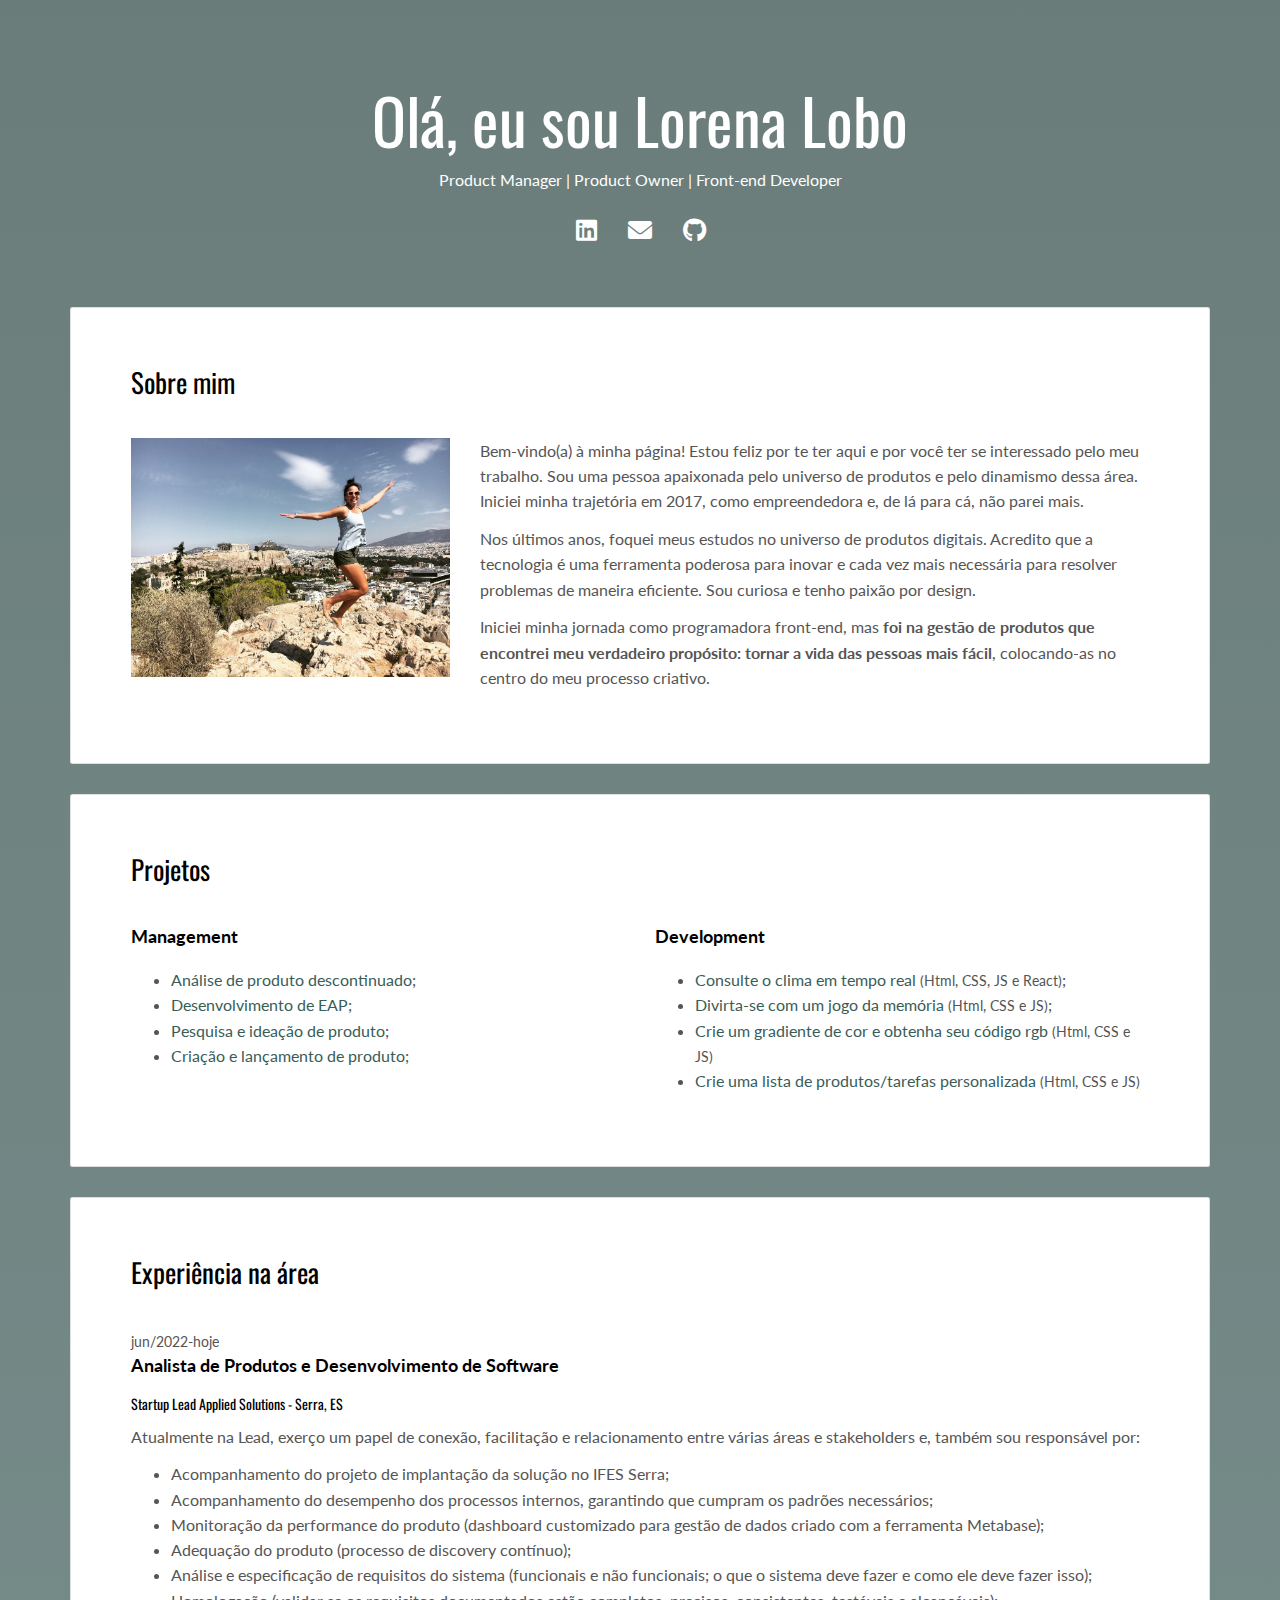
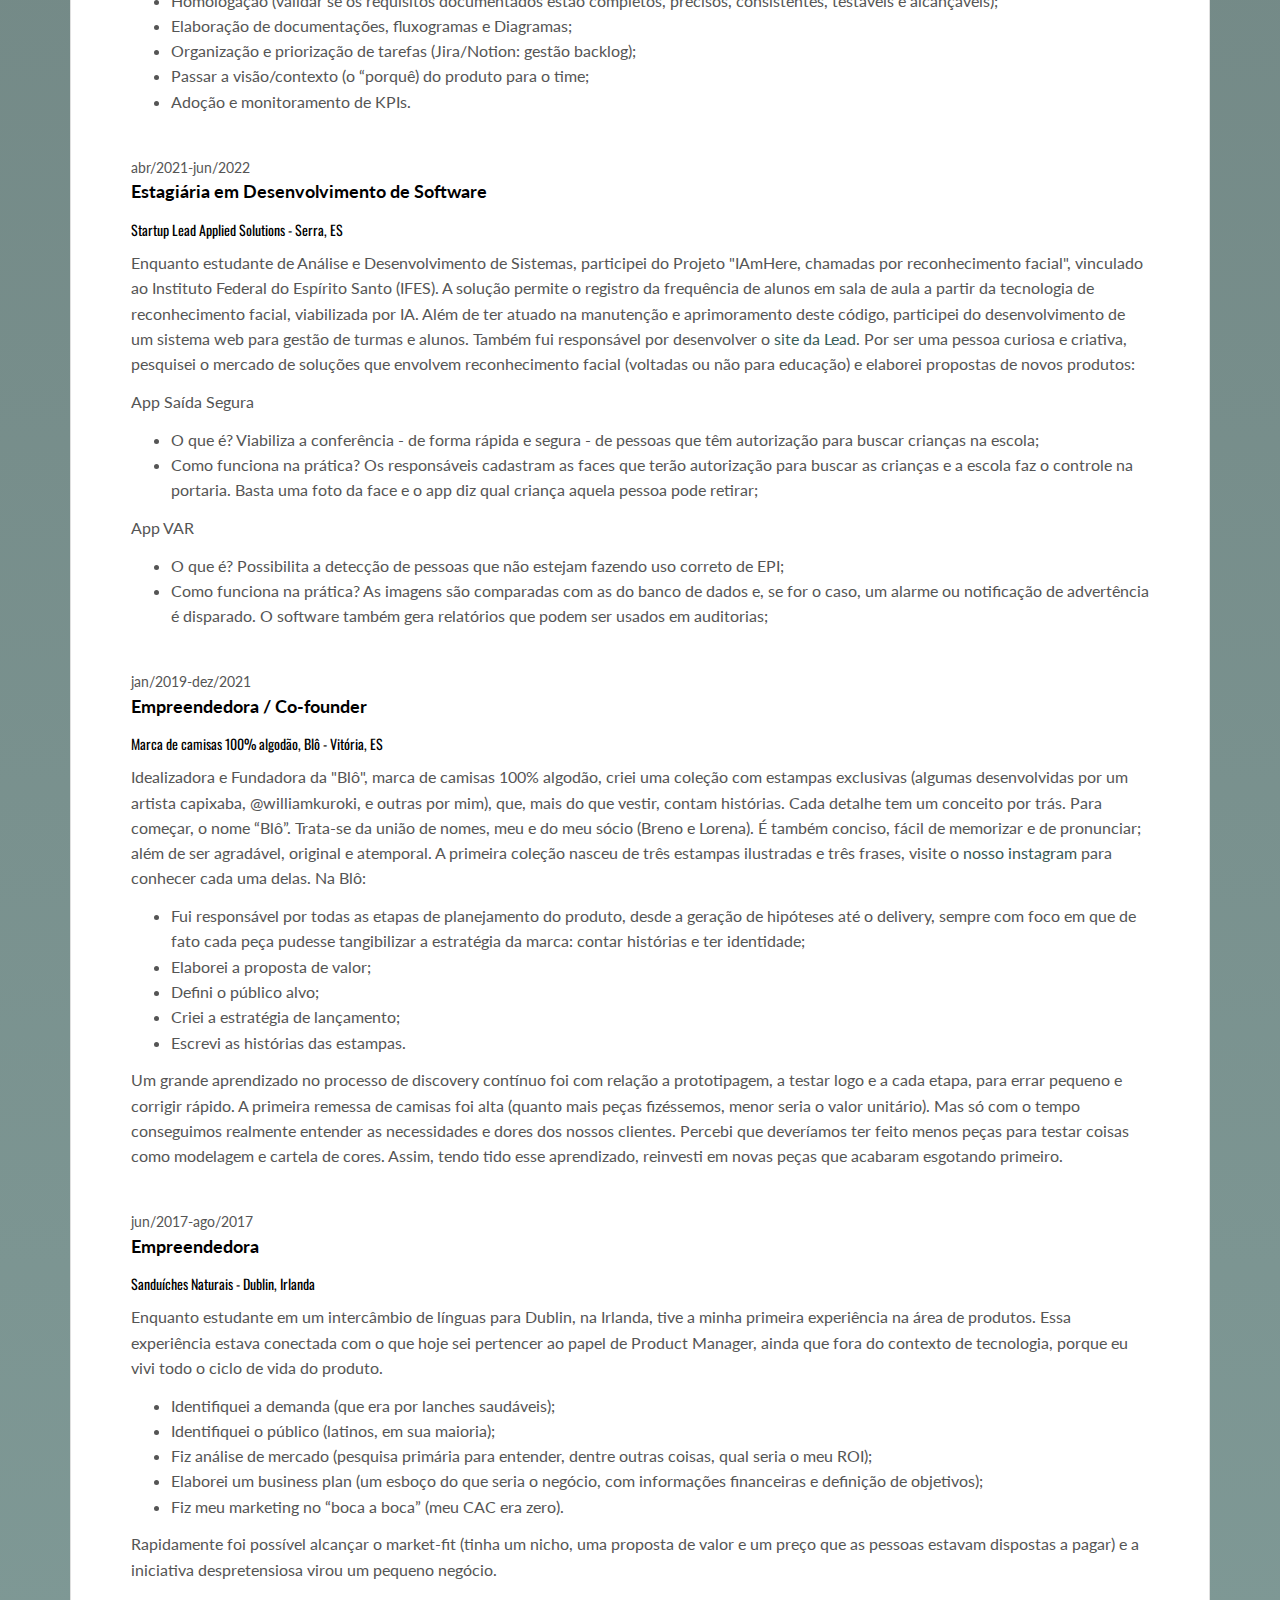
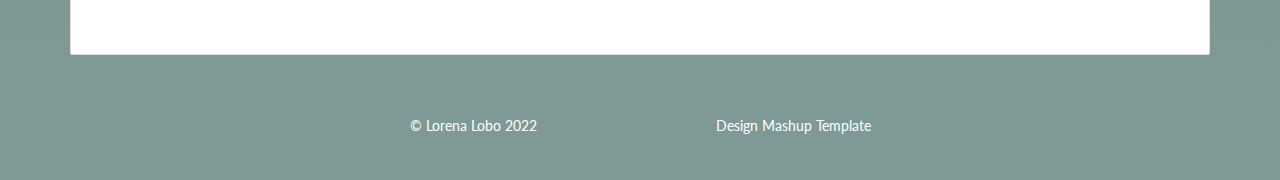
<file: index.html>
<!DOCTYPE html>
<html lang="pt-br">

<head>
  <meta charset="UTF-8">
  <meta content="IE=edge" http-equiv="X-UA-Compatible">
  <meta content="width=device-width,initial-scale=1" name="viewport">
  <meta content="author" name="Lorena Lobo">
  <!-- <meta name="google" content="notranslate" /> -->
  <meta content="Mashup templates have been developped by Orson.io team" name="author">

  <!-- Disable tap highlight on IE -->
  <meta name="msapplication-tap-highlight" content="no">

  <link rel="apple-touch-icon" sizes="180x180" href="./assets/apple-icon-180x180.png">
  <link href="./assets/favicon.ico" rel="icon">

  <title>Lorena Lobo</title>

  <link href="./main.d8e0d294.css" rel="stylesheet">
  <!-- CSS Lorena -->
  <link rel="stylesheet" href="style_main.css">
  <!-- Ícones -->
  <link rel="stylesheet" href="icons/fontawesome-free-6.0.0-web/css/all.css">
</head>

<body class="bg-dark-gradient">

  <!-- <div class="background-color-layer" style="background-image: url('./img/plano_de_fundo.JPG')"></div> -->
  <main class="content-wrapper">
    <header class="white-text-container section-container">
      <div class="text-center">
        <h1>Olá, eu sou Lorena Lobo</h1>
        <p>Product Manager | Product Owner | Front-end Developer</p>
        <p>
          <a class="fa-icon fa-icon-2x" href="https://www.linkedin.com/in/lorena-lobo-97968b175/" title="Linkedin"
            target="_blank">
            <i class="fa-brands fa-linkedin"></i> 
          </a>
          <a class="fa-icon fa-icon-2x" href="mailto:lorena.aalobo@gmail.com" title="E-mail" target="_blank">
            <i class="fa-solid fa-envelope"></i>
          </a>
          <a class="fa-icon fa-icon-2x" href="https://github.com/loaalobo" title="Github" target="_blank">
            <i class="fa-brands fa-github"></i>
          </a>
        </p>
      </div>
    </header>

    <div class="container">
      <div class="row">
        <div class="col-xs-12">
          <div class="card">
            <div class="card-block">
              <h2>Sobre mim</h2>
              <div class="row">
                <div class="col-md-4">
                  <p><img src="./img/perfil.JPG" class="img-responsive" alt=""></p>
                </div>
                <div class="col-md-8">
                  <p>
                    Bem-vindo(a) à minha página! Estou feliz por te ter aqui e por você ter se interessado pelo meu trabalho. Sou uma pessoa apaixonada pelo universo de produtos e pelo dinamismo dessa área. Iniciei minha trajetória em 2017, como empreendedora e, de lá para cá, não parei mais.  
                  </p>
                  <p>  
                    Nos últimos anos, foquei meus estudos no universo de produtos digitais. Acredito que a tecnologia é uma ferramenta poderosa para inovar e cada vez mais necessária para resolver problemas de maneira eficiente. Sou curiosa e tenho paixão por design.
                  </p>
                  <p>
                    Iniciei minha jornada como programadora front-end, mas <strong>foi na gestão de produtos que encontrei meu verdadeiro propósito: tornar a vida das pessoas mais fácil</strong>, colocando-as no centro do meu processo criativo. 
                  </p>
                </div>
              </div>
            </div>
          </div>

          <div class="card">
            <div class="card-block">
              <h2>Projetos</h2>
              <div class="row">
                <div class="col-md-6">
                  <h3 class="h5 date-title">Management</h3>
                  <ul>
                    <li><a href="projetos_pm/CASE_GOOGLEGLASS.pdf" target="_blank" style="color: #385D59;">Análise de produto descontinuado</a>;</li>
                    <li><a href="projetos_pm/CASE_EAP.pdf" target="_blank" style="color: #385D59;">Desenvolvimento de EAP</a>;</li>
                    <li><a href="projetos_pm/CASE_SAIDASEGURA.pdf" target="_blank" style="color: #385D59;">Pesquisa e ideação de produto</a>;</li>
                    <li><a href="https://www.instagram.com/shopblo.es/" target="_blank" style="color: #385D59;">Criação e lançamento de produto</a>;</li>
                  </ul>
                </div>
                <div class="col-md-6">
                  <h3 class="h5 date-title">Development</h3>
                  <ul>
                    <li>
                      <a href="https://loaalobo.github.io/previsao_clima/" target="_blank" style="color: #385D59;">Consulte o clima em tempo real</a> 
                      <small>(Html, CSS, JS e React)</small>;
                    </li>
                    <li>
                      <a href="https://loaalobo.github.io/memory_game/" target="_blank" style="color: #385D59;">Divirta-se com um jogo da memória</a> <small>(Html, CSS e JS)</small>;
                    </li>
                    <li>
                      <a href="https://loaalobo.github.io/random_gradient/" target="_blank"  style="color: #385D59;">Crie um gradiente de cor e obtenha seu código rgb</a> <small>(Html, CSS e JS)</small>
                    </li>
                    <li>
                      <a href="https://loaalobo.github.io/shopping_list_/" target="_blank"  style="color: #385D59;">Crie uma lista de produtos/tarefas personalizada</a> <small>(Html, CSS e JS)</small>
                    </li>
                  </ul>
                </div>
              </div>
            </div>
          </div>

          <div class="card">
            <div class="card-block">
              <h2>Experiência na área</h2>
              <div class="work-experience">
                <small class="date">jun/2022-hoje</small>
                <h3 class="h5 date-title">Analista de Produtos e Desenvolvimento de Software</h3>
                <h4 class="h6 date-title">Startup Lead Applied Solutions - Serra, ES</h4>
                <p>
                  Atualmente na Lead, exerço um papel de conexão, facilitação e relacionamento entre várias áreas e stakeholders e, também sou responsável por:
                  <ul>
                    <li>Acompanhamento do projeto de implantação da solução no IFES Serra;</li>
                    <li>Acompanhamento do desempenho dos processos internos, garantindo que cumpram os padrões necessários;</li>
                    <li>Monitoração da performance do produto (dashboard customizado para gestão de dados criado com a ferramenta Metabase);</li>
                    <li>Adequação do produto (processo de discovery contínuo);</li>
                    <li>Análise e especificação de requisitos do sistema (funcionais e não funcionais; o que o sistema deve fazer e como ele deve fazer isso);</li>
                    <li>Homologação (validar se os requisitos documentados estão completos, precisos, consistentes, testáveis e alcançáveis);</li>
                    <li>Elaboração de documentações, fluxogramas e Diagramas;</li>
                    <li>Organização e priorização de tarefas (Jira/Notion: gestão backlog);</li>
                    <li>Passar a visão/contexto (o “porquê) do produto para o time;</li>
                    <li>Adoção e monitoramento de KPIs.</li>
                  </ul>
                </p>
              </div>
              <div class="work-experience">
                <small class="date">abr/2021-jun/2022</small>
                <h3 class="h5 date-title">Estagiária em Desenvolvimento de Software</h3>
                <h4 class="h6 date-title">Startup Lead Applied Solutions - Serra, ES</h4>
                <p>
                  Enquanto estudante de Análise e Desenvolvimento de Sistemas, participei do Projeto "IAmHere, chamadas por reconhecimento facial", vinculado ao Instituto Federal do Espírito Santo (IFES). A solução permite o registro da frequência de alunos em sala de aula a partir da tecnologia de reconhecimento facial, viabilizada por IA. Além de ter atuado na manutenção e aprimoramento deste código, participei do desenvolvimento de um sistema web para gestão de turmas e alunos. Também fui responsável por desenvolver o <a href="https://leadsoftware.tech/"  target="_blank"  style="color: #385D59;">site da Lead</a>. Por ser uma pessoa curiosa e criativa, pesquisei o mercado de soluções que envolvem reconhecimento facial (voltadas ou não para educação) e elaborei propostas de novos produtos:
                </p>
                <p>
                  App Saída Segura
                  <ul>
                    <li> O que é? Viabiliza a conferência - de forma rápida e segura - de pessoas que têm autorização para buscar crianças na escola;</li>
                    <li>Como funciona na prática? Os responsáveis cadastram as faces que terão autorização para buscar as crianças e a escola faz o controle na portaria. Basta uma foto da face e o app diz qual criança aquela pessoa pode retirar;</li>
                  </ul>
                </p>
                <p>
                  App VAR
                  <ul>
                    <li>O que é? Possibilita a detecção de pessoas que não estejam fazendo uso correto de EPI;</li>
                    <li>Como funciona na prática? As imagens são comparadas com as do banco de dados e, se for o caso, um alarme ou notificação de advertência é disparado. O software também gera relatórios que podem ser usados em auditorias;</li>
                  </ul>
                </p>
              </div>
              <div class="work-experience">
                <small class="date">jan/2019-dez/2021</small>
                <h3 class="h5 date-title">Empreendedora / Co-founder</h3>
                <h4 class="h6 date-title">Marca de camisas 100% algodão, Blô - Vitória, ES</h4>
                <p>
                  Idealizadora e Fundadora da "Blô", marca de camisas 100% algodão, criei uma coleção com estampas exclusivas (algumas desenvolvidas por um artista capixaba, @williamkuroki, e outras por mim), que, mais do que vestir, contam histórias. Cada detalhe tem um conceito por trás. Para começar, o nome “Blô”. Trata-se da união de nomes, meu e do meu sócio (Breno e Lorena). É também conciso, fácil de memorizar e de pronunciar; além de ser agradável, original e atemporal. A primeira coleção nasceu de três estampas ilustradas e três frases, visite o <a href="https://www.instagram.com/shopblo.es/" style="color: #385854;">nosso instagram</a> para conhecer cada uma delas. Na Blô:
                  <ul>
                    <li>Fui responsável por todas as etapas de planejamento do produto, desde a geração de hipóteses até o delivery, sempre com foco em que de fato cada peça pudesse tangibilizar a estratégia da marca: contar histórias e ter identidade;</li>
                    <li>Elaborei a proposta de valor;</li>
                    <li>Defini o público alvo;</li>
                    <li>Criei a estratégia de lançamento;</li>
                    <li>Escrevi as histórias das estampas.</li>
                  </ul>
                </p>
                <p>
                  Um grande aprendizado no processo de discovery contínuo foi com relação a prototipagem, a testar logo e a cada etapa, para errar pequeno e corrigir rápido. A primeira remessa de camisas foi alta (quanto mais peças fizéssemos, menor seria o valor unitário). Mas só com o tempo conseguimos realmente entender as necessidades e dores dos nossos clientes. Percebi que deveríamos ter feito menos peças para testar coisas como modelagem e cartela de cores. Assim, tendo tido esse aprendizado, reinvesti em novas peças que acabaram esgotando primeiro.
                </p>
              </div>
              <div class="work-experience">
                <small class="date">jun/2017-ago/2017</small>
                <h3 class="h5 date-title">Empreendedora</h3>
                <h4 class="h6 date-title">Sanduíches Naturais - Dublin, Irlanda</h4>
                <p>
                  Enquanto estudante em um intercâmbio de línguas para Dublin, na Irlanda, tive a minha primeira experiência na área de produtos. Essa experiência estava conectada com o que hoje sei pertencer ao papel de Product Manager, ainda que fora do contexto de tecnologia, porque eu vivi todo o ciclo de vida do produto. 
                  <ul>
                    <li>Identifiquei a demanda (que era por lanches saudáveis);</li>
                    <li>Identifiquei o público (latinos, em sua maioria);</li>
                    <li>Fiz análise de mercado (pesquisa primária para entender, dentre outras coisas, qual seria o meu ROI);</li>
                    <li>Elaborei um business plan (um esboço do que seria o negócio, com informações financeiras e definição de objetivos);</li>
                    <li>Fiz meu marketing no “boca a boca” (meu CAC era zero).</li>
                  </ul>
                </p>
                <p>
                  Rapidamente foi possível alcançar o market-fit (tinha um nicho, uma proposta de valor e um preço que as pessoas estavam dispostas a pagar) e a iniciativa despretensiosa virou um pequeno negócio.
                </p>
              </div>
            </div>
          </div>         

          <!-- <div class="card">
            <div class="card-block">
              <h2>Habilidades</h2>
              <div class="row">
                <div class="col-md-6">
                  <ul>
                    <li>Comunicação e escrita estratégicas;</li>
                    <li>Organização e planejamento (Scrum e Kanban);</li>
                    <li>Gestão de backlog (Jira/Notion);</li>
                    <li>Adoção e acompanhamento de métricas e KPIs (Metabase);</li>
                  </ul>
                </div>
                <div class="col-md-6">
                  <ul>
                    <li>Discovery contínuo;</li>
                    <li>Descrição de requisitos do sistemas;</li>
                    <li>Escrita de histórias de usuário;</li>
                    <li>Visão abrangente dos componentes do sistema;</li>
                  </ul>
                </div>
              </div>
            </div>
          </div>

          <div class="card">
            <div class="card-block">
              <h2>Formação</h2>
              <div class="row">
                <div class="col-md-4">
                  <div class="education-experience">
                    <small class="date">2021-2023</small>
                    <h3 class="h5 date-title">Análise e Desenv. de Sistemas</h3>
                    <p>Universidade de Vila Velha</p>
                  </div>
                </div>
                <div class="col-md-4">
                  <div class="education-experience">
                    <small class="date">2010-2015</small>
                    <h3 class="h5 date-title">Bacharelado em Direito</h3>
                    <p>Faculdade Pitágoras</p>
                  </div>
                </div>
                <div class="col-md-4">
                  <div class="education-experience">
                    <small class="date">2009-2010</small>
                    <h3 class="h5 date-title">Licenciatura em Artes Visuais</h3>
                    <p>Universidade Federal do Espírito Santo</p>
                  </div>
                </div>
                <div class="col-md-4 card-link-bottom">
                  <a href="formacao_complementar.html">Ver formação complementar</a>
                </div>
              </div>
            </div>
          </div> -->

          </div>
        </div>
      </div>
    </div>
  </main>

  <footer class="white-text-container"> 
      <small><p>&copy; Lorena Lobo 2022</p></small> 
      <small><p>Design <a href="http://www.mashup-template.com/" title="Create website with free html template">Mashup Template</a></p></small>
  </footer>

  <script>
    document.addEventListener("DOMContentLoaded", function (event) {
      scrollRevelation('.card');
    });
  </script>

  <script type="text/javascript" src="./main.bc58148c.js"></script>
</body>

</html>
</file>
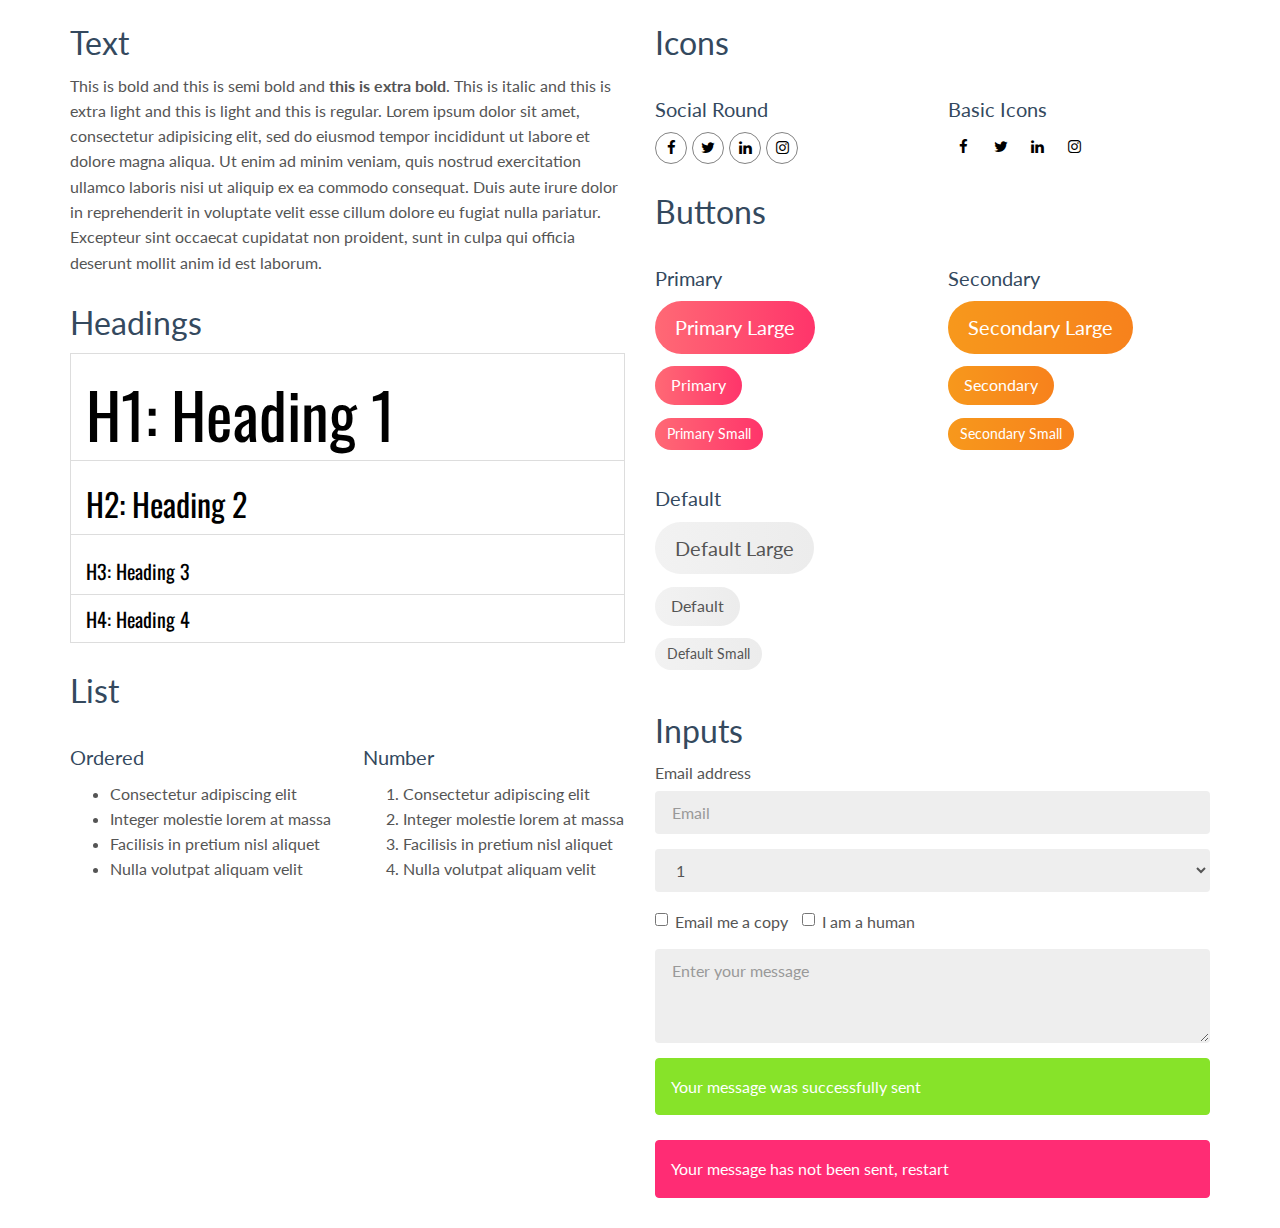
<file: components.html>
<!DOCTYPE html>
<html lang="en">

<head>
  <meta charset="UTF-8">
  <meta content="IE=edge" http-equiv="X-UA-Compatible">
  <meta content="width=device-width,initial-scale=1" name="viewport">
  <meta content="description" name="description">
  <meta name="google" content="notranslate" />
  <meta content="Mashup templates have been developped by Orson.io team" name="author">

  <!-- Disable tap highlight on IE -->
  <meta name="msapplication-tap-highlight" content="no">
  
  <link rel="apple-touch-icon" sizes="180x180" href="./assets/apple-icon-180x180.png">
  <link href="./assets/favicon.ico" rel="icon">

  <title>Title page</title>  

<link href="./main.d8e0d294.css" rel="stylesheet"></head>

<body class="white">


<!-- Add your site or app content here -->
  <div class="container">
    <div class="row">
      <div class="col-xs-12 col-md-6">

        <div class="template-example">
          <h2 class="template-title-example">Text</h2>
          <p>This is bold and this is semi bold and <b>this is extra bold</b>. This is italic and this is extra light and this is light
          and this is regular. Lorem ipsum dolor sit amet, consectetur adipisicing elit, sed do eiusmod
          tempor incididunt ut labore et dolore magna aliqua. Ut enim ad minim veniam,
          quis nostrud exercitation ullamco laboris nisi ut aliquip ex ea commodo
          consequat. Duis aute irure dolor in reprehenderit in voluptate velit esse
          cillum dolore eu fugiat nulla pariatur. Excepteur sint occaecat cupidatat non
          proident, sunt in culpa qui officia deserunt mollit anim id est laborum.
          </p>
        </div>

        <div class="template-example">
          <h2 class="template-title-example">Headings</h2>
          
          <table class="table table-bordered">
            <tr><td><h1>H1: Heading 1</h1></td></tr>
            <tr><td><h2>H2: Heading 2</h2></td></tr>
            <tr><td><h3>H3: Heading 3</h3></td></tr>
            <tr><td><h4>H4: Heading 4</h4></td></tr>
          </table>
          
        </div>

        
        <div class="template-example">
          <h2 class="template-title-example">List</h2>
          <div class="row">
            <div class="col-md-6">
              <h3 class="template-title-example">Ordered</h3>
              <ul>
                <li>Consectetur adipiscing elit</li>
                <li>Integer molestie lorem at massa</li>
                <li>Facilisis in pretium nisl aliquet</li>
                <li>Nulla volutpat aliquam velit</li>
              </ul>
            </div>
            <div class="col-md-6">
              <h3 class="template-title-example">Number</h3>
              <ol>
                <li>Consectetur adipiscing elit</li>
                <li>Integer molestie lorem at massa</li>
                <li>Facilisis in pretium nisl aliquet</li>
                <li>Nulla volutpat aliquam velit</li>
              </ol>
            </div>
          </div>
        </div>
        
      </div>

      <div class="col-xs-12 col-md-6">
        <div class="template-example">
          <h2 class="template-title-example">Icons</h2>
          
          <div class="row">
            <div class="col-md-6">
              <h3 class="template-title-example">Social Round</h2>
              <ul class="list-icons">
                <li>
                  <a href="" class="social-round-icon fa-icon">
                    <i class="fa fa-facebook"></i>
                  </a>
                </li>
                <li>
                  <a href="" class="social-round-icon fa-icon">
                    <i class="fa fa-twitter"></i>
                  </a>
                </li>
                <li>
                  <a href="" class="social-round-icon fa-icon">
                    <i class="fa fa-linkedin"></i>
                  </a>
                </li>
                <li>
                  <a href="" class="social-round-icon fa-icon">
                    <i class="fa fa-instagram"></i>
                  </a>
                </li>
              </ul>
            </div>
            <div class="col-md-6">
               <h3 class="template-title-example">Basic Icons</h2>
                <ul class="list-icons">
                  <li>
                    <span class="fa-icon">
                      <i class="fa fa-facebook"></i>
                    </span>
                  </li>
                  <li>
                    <span class="fa-icon">
                      <i class="fa fa-twitter"></i>
                    </span>
                  </li>
                  <li>
                    <span class="fa-icon">
                      <i class="fa fa-linkedin"></i>
                    </span>
                  </li>
                  <li>
                    <span class="fa-icon">
                      <i class="fa fa-instagram"></i>
                    </span>
                  </li>
                </ul>
            </div>

          </div>


          


        </div>

        <div class="template-example">
          <h2 class="template-title-example">Buttons</h2>
          <div class="row">
            <div class="col-md-6">
              <h3 class="template-title-example">Primary</h2>
              <div class="row">
                  <div class="col-md-6">
                  <p><a href="" class="btn btn-primary btn-lg">Primary Large</a></p>
                  <p><a href="" class="btn btn-primary">Primary </a></p>
                  <p><a href="" class="btn btn-primary btn-sm">Primary Small</a></p>
                </div>
              </div>

              <h3 class="template-title-example">Default</h2>
              <div class="row">
                  <div class="col-md-6">
                  <p><a href="" class="btn btn-default btn-lg">Default Large</a></p>
                  <p><a href="" class="btn btn-default">Default </a></p>
                  <p><a href="" class="btn btn-default btn-sm">Default Small</a></p>
                </div>
              </div>

            </div>

            <div class="col-md-6">
              <h3 class="template-title-example">Secondary</h2>
              <div class="row">
                  <div class="col-md-6">
                  <p><a href="" class="btn btn-info btn-lg">Secondary Large</a></p>
                  <p><a href="" class="btn btn-info">Secondary </a></p>
                  <p><a href="" class="btn btn-info btn-sm">Secondary Small</a></p>
                </div>
              </div>
            </div>
          </div>
        </div>
        
        <div class="template-example">
          <h2 class="template-title-example">Inputs</h2>

            <div class="form-group">
              <label for="exampleInputEmail1">Email address</label>
              <input type="email" class="form-control" id="exampleInputEmail1" placeholder="Email">
            </div>

            <div class="form-group">
              <select class="form-control">
                <option>1</option>
                <option>2</option>
                <option>3</option>
                <option>4</option>
                <option>5</option>
              </select>
            </div>

            <div class="form-group">
              <label class="checkbox-inline">
                <input 
                type="checkbox" id="inlineCheckbox1" value="option1"> Email me a copy
              </label>
              <label class="checkbox-inline">
                <input type="checkbox" id="inlineCheckbox2" value="option2"> I am a human
              </label>
            </div>

            <div class="form-group">
              <textarea class="form-control" rows="3" placeholder="Enter your message"></textarea>
            </div>
            
            <div class="alert alert-success" role="alert">Your message was successfully sent</div>
            <div class="alert alert-danger" role="alert">Your message has not been sent, restart</div>
        </div>




      </div>
    </div>
  </div>

<script type="text/javascript" src="./main.bc58148c.js"></script>
</file>
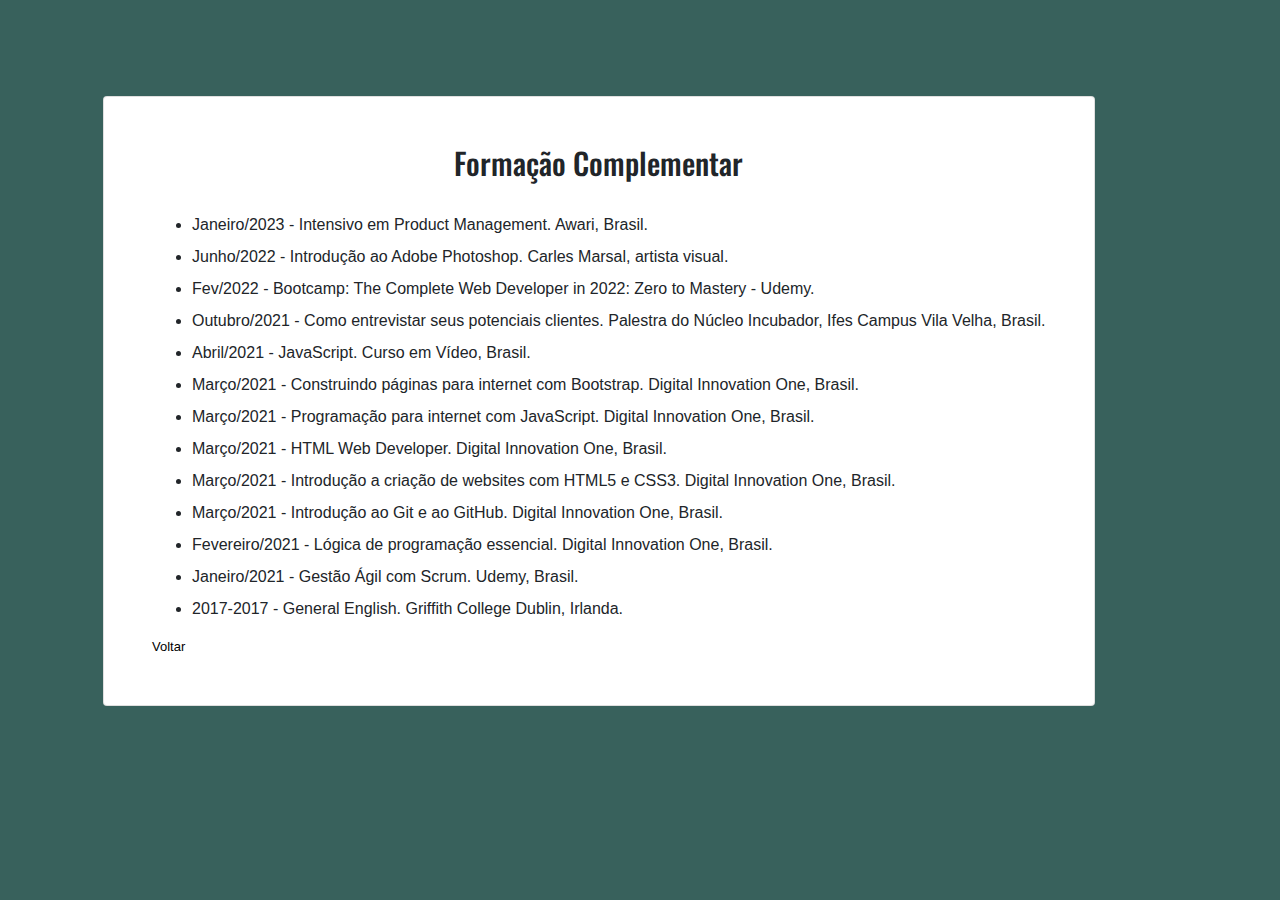
<file: formacao_complementar.html>
<!DOCTYPE html>
<html lang="pt-br">
<head>
    <meta charset="UTF-8">
    <meta http-equiv="X-UA-Compatible" content="IE=edge">
    <meta name="viewport" content="width=device-width, initial-scale=1.0">
    <title>Lorena Lobo - Formação Complementar</title>
    <link rel="stylesheet" href="https://stackpath.bootstrapcdn.com/bootstrap/4.3.1/css/bootstrap.min.css" integrity="sha384-ggOyR0iXCbMQv3Xipma34MD+dH/1fQ784/j6cY/iJTQUOhcWr7x9JvoRxT2MZw1T" crossorigin="anonymous">
    <link rel="stylesheet" href="style_formacao_complementar.css">
</head>
<body>
    <div class="container mt-5 p-5">
        <div class="row">
                <div class="card p-5">
                    <h3>Formação Complementar</h3>
                    <ul>
                        <li class="mt-4">Janeiro/2023 - Intensivo em Product Management. Awari, Brasil.</li>
                        <li class="mt-2">Junho/2022 - Introdução ao Adobe Photoshop. Carles Marsal, artista visual.</li>
                        <li class="mt-2">Fev/2022 - Bootcamp: The Complete Web Developer in 2022: Zero to Mastery - Udemy.
                        </li>
                        <li class="mt-2">Outubro/2021 - Como entrevistar seus potenciais clientes. Palestra do Núcleo Incubador, Ifes Campus Vila Velha, Brasil.</li>
                        <li class="mt-2">Abril/2021 - JavaScript. Curso em Vídeo, Brasil.</li>
                        <li class="mt-2">Março/2021 - Construindo páginas para internet com Bootstrap. Digital Innovation One, Brasil.</li>
                        <li class="mt-2">Março/2021 - Programação para internet com JavaScript. Digital Innovation One, Brasil.</li>
                        <li class="mt-2">Março/2021 - HTML Web Developer. Digital Innovation One, Brasil. </li>
                        <li class="mt-2">Março/2021 - Introdução a criação de websites com HTML5 e CSS3. Digital Innovation One, Brasil.</li>
                        <li class="mt-2">Março/2021 - Introdução ao Git e ao GitHub. Digital Innovation One, Brasil.</li>
                        <li class="mt-2">Fevereiro/2021 - Lógica de programação essencial. Digital Innovation One, Brasil.</li>
                        <li class="mt-2">Janeiro/2021 - Gestão Ágil com Scrum. Udemy, Brasil.</li>
                        <li class="mt-2">2017-2017 - General English. Griffith College Dublin, Irlanda.</li>
                    </ul>
                    <a href="index.html">Voltar</a>
                </div>     
        </div>
    </div>
</body>
</html>
</file>
<file: style_main.css>
.fa:hover {
    text-decoration: underline;
}

.bg-dark-gradient {
    background-image: linear-gradient(180deg, #38504dbe 0,#38615ca4);
}

.background-color-layer {
    box-shadow: inset 0 -40px 60px 10px #38615c;
}

.date-title > a:hover {
    color:#38615c;
}

.card-link-bottom {
    margin-top: 30px;
}

.card-link-bottom:hover {
    transform: scale(1.01);
    font-weight: bold;
}

.card-link-bottom > a {
    font-size: small;
    color: black;
}

/*
.card-link-bottom > a:hover {
    text-decoration: none;
}*/

.flex-icons {
    display: flex;
    justify-content: space-around;
    gap: 30px;
    flex-wrap: wrap;
}

.box-icons {
    text-align: center;
}

.box-icons:hover {
    transform: scale(1.1);
}

.icon-model {
    border: 1px solid #838383;
    border-radius: 50px;
}

.icon-size {
    width: 20px;
    height: 20px;
}

.grid-projects {
    display: grid;
    gap: 20px;
    grid-template-columns: repeat(auto-fill, minmax(200px, 1fr));
    text-align: center;
    justify-content: center;
}

.box > a > img {
    width: 100%
}

.box {
    box-shadow: 1px 1px 3px black;
}

.box:hover {
    transform: scale(1.005);
}

/* Não está responsivo */
.box-img { 
    height: 192.8px;
}

.box-descricao {
    text-align: center;
}

.btn-submit {
    background: rgb(204, 204, 204);
    color: rgb(44, 44, 44);
}

.btn-submit:hover {
    color: rgb(34, 34, 34);
    box-shadow: 1px 1px 2px black;
}

footer {
    display: flex;
    width: 50%;
    justify-content: space-around;
    align-items: center;
    margin: 30px auto 30px auto;
    padding: 0px 0;
    /* background-image: linear-gradient(#38615c 0, #293d3b) */
}

footer > p {
    text-align: center;
}

@media ( max-width: 768px ) {
    footer {
        flex-direction: column;
    }
}
</file>
<file: style_formacao_complementar.css>
@import url('https://fonts.googleapis.com/css2?family=Oswald:wght@200&display=swap');

body {
    background-color: #38615c;
}

h3 {
    font-family: 'Oswald';
    text-align: center;
    font-size: 30px;
}

a {
    text-decoration: none;
    color: black;
    font-size: small;
}

a:hover {
    text-decoration: underline;
    font-weight: bold;
    transform: scale(1.01);
    color: black;
}

footer {
    display: flex;
    justify-content: space-around;
    align-items: center;
    margin-top: 30px;
    padding: 20px 0;
    background-image: linear-gradient(#38615c 0, #293d3b)
}
</file>
<file: main.d8e0d294.css>
@import url(https://fonts.googleapis.com/css?family=Lato:400,700|Oswald);@import url(https://maxcdn.bootstrapcdn.com/font-awesome/4.7.0/css/font-awesome.min.css);/*!
 * Bootstrap v3.3.7 (http://getbootstrap.com)
 * Copyright 2011-2016 Twitter, Inc.
 * Licensed under MIT (https://github.com/twbs/bootstrap/blob/master/LICENSE)
 */
/*! normalize.css v3.0.3 | MIT License | github.com/necolas/normalize.css */html{font-family:sans-serif;-ms-text-size-adjust:100%;-webkit-text-size-adjust:100%}body{margin:0}article,aside,details,figcaption,figure,footer,header,hgroup,main,menu,nav,section,summary{display:block}audio,canvas,progress,video{display:inline-block;vertical-align:baseline}audio:not([controls]){display:none;height:0}[hidden],template{display:none}a{background-color:transparent}a:active,a:hover{outline:0}abbr[title]{border-bottom:1px dotted}b,strong{font-weight:700}dfn{font-style:italic}h1{font-size:2em;margin:.67em 0}mark{background:#ff0;color:#000}small{font-size:80%}sub,sup{font-size:75%;line-height:0;position:relative;vertical-align:baseline}sup{top:-.5em}sub{bottom:-.25em}img{border:0}svg:not(:root){overflow:hidden}figure{margin:1em 40px}hr{box-sizing:content-box;height:0}pre{overflow:auto}code,kbd,pre,samp{font-family:monospace,monospace;font-size:1em}button,input,optgroup,select,textarea{color:inherit;font:inherit;margin:0}button{overflow:visible}button,select{text-transform:none}button,html input[type=button],input[type=reset],input[type=submit]{-webkit-appearance:button;cursor:pointer}button[disabled],html input[disabled]{cursor:default}button::-moz-focus-inner,input::-moz-focus-inner{border:0;padding:0}input{line-height:normal}input[type=checkbox],input[type=radio]{box-sizing:border-box;padding:0}input[type=number]::-webkit-inner-spin-button,input[type=number]::-webkit-outer-spin-button{height:auto}input[type=search]{-webkit-appearance:textfield;box-sizing:content-box}input[type=search]::-webkit-search-cancel-button,input[type=search]::-webkit-search-decoration{-webkit-appearance:none}fieldset{border:1px solid silver;margin:0 2px;padding:.35em .625em .75em}textarea{overflow:auto}optgroup{font-weight:700}table{border-collapse:collapse;border-spacing:0}td,th{padding:0}

/*! Source: https://github.com/h5bp/html5-boilerplate/blob/master/src/css/main.css */@media print{*,:after,:before{background:transparent!important;color:#000!important;box-shadow:none!important;text-shadow:none!important}a,a:visited{text-decoration:underline}a[href]:after{content:" (" attr(href) ")"}abbr[title]:after{content:" (" attr(title) ")"}a[href^="#"]:after,a[href^="javascript:"]:after{content:""}blockquote,pre{border:1px solid #999;page-break-inside:avoid}thead{display:table-header-group}img,tr{page-break-inside:avoid}img{max-width:100%!important}h2,h3,p{orphans:3;widows:3}h2,h3{page-break-after:avoid}.navbar{display:none}.btn>.caret,.dropup>.btn>.caret{border-top-color:#000!important}.label{border:1px solid #000}.table{border-collapse:collapse!important}.table td,.table th{background-color:#fff!important}.table-bordered td,.table-bordered th{border:1px solid #ddd!important}}*,:after,:before{-webkit-box-sizing:border-box;-moz-box-sizing:border-box;box-sizing:border-box}html{font-size:10px;-webkit-tap-highlight-color:transparent}body{font-family:Lato,Helvetica,Arial,sans-serif;font-size:16px;line-height:1.58;color:#555;background-color:#fff}button,input,select,textarea{font-family:inherit;font-size:inherit;line-height:inherit}a{color:#ff0060;text-decoration:none}a:focus,a:hover{color:#b30043;text-decoration:underline}a:focus{outline:5px auto -webkit-focus-ring-color;outline-offset:-2px}figure{margin:0}img{vertical-align:middle}.img-responsive{display:block;max-width:100%;height:auto}.img-rounded{border-radius:6px}.img-thumbnail{padding:4px;line-height:1.58;background-color:#fff;border:1px solid #ddd;border-radius:4px;-webkit-transition:all .2s ease-in-out;-o-transition:all .2s ease-in-out;transition:all .2s ease-in-out;display:inline-block;max-width:100%;height:auto}.img-circle{border-radius:50%}hr{margin-top:25px;margin-bottom:25px;border:0;border-top:1px solid #eee}.sr-only{position:absolute;width:1px;height:1px;margin:-1px;padding:0;overflow:hidden;clip:rect(0,0,0,0);border:0}.sr-only-focusable:active,.sr-only-focusable:focus{position:static;width:auto;height:auto;margin:0;overflow:visible;clip:auto}[role=button]{cursor:pointer}.h1,.h2,.h3,.h4,.h5,.h6,h1,h2,h3,h4,h5,h6{font-family:Oswald,Helvetica,Arial,sans-serif;font-weight:400;line-height:1.1;color:#000}.h1 .small,.h1 small,.h2 .small,.h2 small,.h3 .small,.h3 small,.h4 .small,.h4 small,.h5 .small,.h5 small,.h6 .small,.h6 small,h1 .small,h1 small,h2 .small,h2 small,h3 .small,h3 small,h4 .small,h4 small,h5 .small,h5 small,h6 .small,h6 small{font-weight:400;line-height:1;color:#777}.h1,.h2,.h3,h1,h2,h3{margin-top:25px;margin-bottom:12.5px}.h1 .small,.h1 small,.h2 .small,.h2 small,.h3 .small,.h3 small,h1 .small,h1 small,h2 .small,h2 small,h3 .small,h3 small{font-size:65%}.h4,.h5,.h6,h4,h5,h6{margin-top:12.5px;margin-bottom:12.5px}.h4 .small,.h4 small,.h5 .small,.h5 small,.h6 .small,.h6 small,h4 .small,h4 small,h5 .small,h5 small,h6 .small,h6 small{font-size:75%}.h1,h1{font-size:63px}.h2,h2{font-size:27px}.h3,.h4,h3,h4{font-size:20px}.h5,h5{font-size:18px}.h6,h6{font-size:14px}p{margin:0 0 12.5px}.lead{margin-bottom:25px;font-size:18px;font-weight:300;line-height:1.4}@media (min-width:768px){.lead{font-size:24px}}.small,small{font-size:87%}.mark,mark{background-color:#fcf8e3;padding:.2em}.text-left{text-align:left}.text-right{text-align:right}.text-center{text-align:center}.text-justify{text-align:justify}.text-nowrap{white-space:nowrap}.text-lowercase{text-transform:lowercase}.initialism,.text-uppercase{text-transform:uppercase}.text-capitalize{text-transform:capitalize}.text-muted{color:#777}.text-primary{color:#ff0060}a.text-primary:focus,a.text-primary:hover{color:#cc004d}.text-success{color:#fff}a.text-success:focus,a.text-success:hover{color:#e6e6e6}.text-info{color:#31708f}a.text-info:focus,a.text-info:hover{color:#245269}.text-warning{color:#8a6d3b}a.text-warning:focus,a.text-warning:hover{color:#66512c}.text-danger{color:#fff}a.text-danger:focus,a.text-danger:hover{color:#e6e6e6}.bg-primary{color:#fff;background-color:#ff0060}a.bg-primary:focus,a.bg-primary:hover{background-color:#cc004d}.bg-success{background-color:#87e329}a.bg-success:focus,a.bg-success:hover{background-color:#6dc019}.bg-info{background-color:#d9edf7}a.bg-info:focus,a.bg-info:hover{background-color:#afd9ee}.bg-warning{background-color:#fcf8e3}a.bg-warning:focus,a.bg-warning:hover{background-color:#f7ecb5}.bg-danger{background-color:#ff2c74}a.bg-danger:focus,a.bg-danger:hover{background-color:#f80055}.page-header{padding-bottom:11.5px;margin:50px 0 25px;border-bottom:1px solid #eee}ol,ul{margin-top:0;margin-bottom:12.5px}ol ol,ol ul,ul ol,ul ul{margin-bottom:0}.list-inline,.list-unstyled{padding-left:0;list-style:none}.list-inline{margin-left:-5px}.list-inline>li{display:inline-block;padding-left:5px;padding-right:5px}dl{margin-top:0;margin-bottom:25px}dd,dt{line-height:1.58}dt{font-weight:700}dd{margin-left:0}.dl-horizontal dd:after,.dl-horizontal dd:before{content:" ";display:table}.dl-horizontal dd:after{clear:both}@media (min-width:768px){.dl-horizontal dt{float:left;width:160px;clear:left;text-align:right;overflow:hidden;text-overflow:ellipsis;white-space:nowrap}.dl-horizontal dd{margin-left:180px}}abbr[data-original-title],abbr[title]{cursor:help;border-bottom:1px dotted #777}.initialism{font-size:90%}blockquote{padding:12.5px 25px;margin:0 0 25px;font-size:20px;border-left:5px solid #eee}blockquote ol:last-child,blockquote p:last-child,blockquote ul:last-child{margin-bottom:0}blockquote .small,blockquote footer,blockquote small{display:block;font-size:80%;line-height:1.58;color:#777}blockquote .small:before,blockquote footer:before,blockquote small:before{content:"\2014   \A0"}.blockquote-reverse,blockquote.pull-right{padding-right:15px;padding-left:0;border-right:5px solid #eee;border-left:0;text-align:right}.blockquote-reverse .small:before,.blockquote-reverse footer:before,.blockquote-reverse small:before,blockquote.pull-right .small:before,blockquote.pull-right footer:before,blockquote.pull-right small:before{content:""}.blockquote-reverse .small:after,.blockquote-reverse footer:after,.blockquote-reverse small:after,blockquote.pull-right .small:after,blockquote.pull-right footer:after,blockquote.pull-right small:after{content:"\A0   \2014"}address{margin-bottom:25px;font-style:normal;line-height:1.58}code,kbd,pre,samp{font-family:Menlo,Monaco,Consolas,Courier New,monospace}code{color:#c7254e;background-color:#f9f2f4;border-radius:4px}code,kbd{padding:2px 4px;font-size:90%}kbd{color:#fff;background-color:#333;border-radius:3px;box-shadow:inset 0 -1px 0 rgba(0,0,0,.25)}kbd kbd{padding:0;font-size:100%;font-weight:700;box-shadow:none}pre{display:block;padding:12px;margin:0 0 12.5px;font-size:15px;line-height:1.58;word-break:break-all;word-wrap:break-word;color:#333;background-color:#f5f5f5;border:1px solid #ccc;border-radius:4px}pre code{padding:0;font-size:inherit;color:inherit;white-space:pre-wrap;background-color:transparent;border-radius:0}.pre-scrollable{max-height:340px;overflow-y:scroll}.container{margin-right:auto;margin-left:auto;padding-left:15px;padding-right:15px}.container:after,.container:before{content:" ";display:table}.container:after{clear:both}@media (min-width:768px){.container{width:750px}}@media (min-width:992px){.container{width:970px}}@media (min-width:1200px){.container{width:1170px}}.container-fluid{margin-right:auto;margin-left:auto;padding-left:15px;padding-right:15px}.container-fluid:after,.container-fluid:before{content:" ";display:table}.container-fluid:after{clear:both}.row{margin-left:-15px;margin-right:-15px}.row:after,.row:before{content:" ";display:table}.row:after{clear:both}.col-lg-1,.col-lg-2,.col-lg-3,.col-lg-4,.col-lg-5,.col-lg-6,.col-lg-7,.col-lg-8,.col-lg-9,.col-lg-10,.col-lg-11,.col-lg-12,.col-md-1,.col-md-2,.col-md-3,.col-md-4,.col-md-5,.col-md-6,.col-md-7,.col-md-8,.col-md-9,.col-md-10,.col-md-11,.col-md-12,.col-sm-1,.col-sm-2,.col-sm-3,.col-sm-4,.col-sm-5,.col-sm-6,.col-sm-7,.col-sm-8,.col-sm-9,.col-sm-10,.col-sm-11,.col-sm-12,.col-xs-1,.col-xs-2,.col-xs-3,.col-xs-4,.col-xs-5,.col-xs-6,.col-xs-7,.col-xs-8,.col-xs-9,.col-xs-10,.col-xs-11,.col-xs-12{position:relative;min-height:1px;padding-left:15px;padding-right:15px}.col-xs-1,.col-xs-2,.col-xs-3,.col-xs-4,.col-xs-5,.col-xs-6,.col-xs-7,.col-xs-8,.col-xs-9,.col-xs-10,.col-xs-11,.col-xs-12{float:left}.col-xs-1{width:8.33333%}.col-xs-2{width:16.66667%}.col-xs-3{width:25%}.col-xs-4{width:33.33333%}.col-xs-5{width:41.66667%}.col-xs-6{width:50%}.col-xs-7{width:58.33333%}.col-xs-8{width:66.66667%}.col-xs-9{width:75%}.col-xs-10{width:83.33333%}.col-xs-11{width:91.66667%}.col-xs-12{width:100%}.col-xs-pull-0{right:auto}.col-xs-pull-1{right:8.33333%}.col-xs-pull-2{right:16.66667%}.col-xs-pull-3{right:25%}.col-xs-pull-4{right:33.33333%}.col-xs-pull-5{right:41.66667%}.col-xs-pull-6{right:50%}.col-xs-pull-7{right:58.33333%}.col-xs-pull-8{right:66.66667%}.col-xs-pull-9{right:75%}.col-xs-pull-10{right:83.33333%}.col-xs-pull-11{right:91.66667%}.col-xs-pull-12{right:100%}.col-xs-push-0{left:auto}.col-xs-push-1{left:8.33333%}.col-xs-push-2{left:16.66667%}.col-xs-push-3{left:25%}.col-xs-push-4{left:33.33333%}.col-xs-push-5{left:41.66667%}.col-xs-push-6{left:50%}.col-xs-push-7{left:58.33333%}.col-xs-push-8{left:66.66667%}.col-xs-push-9{left:75%}.col-xs-push-10{left:83.33333%}.col-xs-push-11{left:91.66667%}.col-xs-push-12{left:100%}.col-xs-offset-0{margin-left:0}.col-xs-offset-1{margin-left:8.33333%}.col-xs-offset-2{margin-left:16.66667%}.col-xs-offset-3{margin-left:25%}.col-xs-offset-4{margin-left:33.33333%}.col-xs-offset-5{margin-left:41.66667%}.col-xs-offset-6{margin-left:50%}.col-xs-offset-7{margin-left:58.33333%}.col-xs-offset-8{margin-left:66.66667%}.col-xs-offset-9{margin-left:75%}.col-xs-offset-10{margin-left:83.33333%}.col-xs-offset-11{margin-left:91.66667%}.col-xs-offset-12{margin-left:100%}@media (min-width:768px){.col-sm-1,.col-sm-2,.col-sm-3,.col-sm-4,.col-sm-5,.col-sm-6,.col-sm-7,.col-sm-8,.col-sm-9,.col-sm-10,.col-sm-11,.col-sm-12{float:left}.col-sm-1{width:8.33333%}.col-sm-2{width:16.66667%}.col-sm-3{width:25%}.col-sm-4{width:33.33333%}.col-sm-5{width:41.66667%}.col-sm-6{width:50%}.col-sm-7{width:58.33333%}.col-sm-8{width:66.66667%}.col-sm-9{width:75%}.col-sm-10{width:83.33333%}.col-sm-11{width:91.66667%}.col-sm-12{width:100%}.col-sm-pull-0{right:auto}.col-sm-pull-1{right:8.33333%}.col-sm-pull-2{right:16.66667%}.col-sm-pull-3{right:25%}.col-sm-pull-4{right:33.33333%}.col-sm-pull-5{right:41.66667%}.col-sm-pull-6{right:50%}.col-sm-pull-7{right:58.33333%}.col-sm-pull-8{right:66.66667%}.col-sm-pull-9{right:75%}.col-sm-pull-10{right:83.33333%}.col-sm-pull-11{right:91.66667%}.col-sm-pull-12{right:100%}.col-sm-push-0{left:auto}.col-sm-push-1{left:8.33333%}.col-sm-push-2{left:16.66667%}.col-sm-push-3{left:25%}.col-sm-push-4{left:33.33333%}.col-sm-push-5{left:41.66667%}.col-sm-push-6{left:50%}.col-sm-push-7{left:58.33333%}.col-sm-push-8{left:66.66667%}.col-sm-push-9{left:75%}.col-sm-push-10{left:83.33333%}.col-sm-push-11{left:91.66667%}.col-sm-push-12{left:100%}.col-sm-offset-0{margin-left:0}.col-sm-offset-1{margin-left:8.33333%}.col-sm-offset-2{margin-left:16.66667%}.col-sm-offset-3{margin-left:25%}.col-sm-offset-4{margin-left:33.33333%}.col-sm-offset-5{margin-left:41.66667%}.col-sm-offset-6{margin-left:50%}.col-sm-offset-7{margin-left:58.33333%}.col-sm-offset-8{margin-left:66.66667%}.col-sm-offset-9{margin-left:75%}.col-sm-offset-10{margin-left:83.33333%}.col-sm-offset-11{margin-left:91.66667%}.col-sm-offset-12{margin-left:100%}}@media (min-width:992px){.col-md-1,.col-md-2,.col-md-3,.col-md-4,.col-md-5,.col-md-6,.col-md-7,.col-md-8,.col-md-9,.col-md-10,.col-md-11,.col-md-12{float:left}.col-md-1{width:8.33333%}.col-md-2{width:16.66667%}.col-md-3{width:25%}.col-md-4{width:33.33333%}.col-md-5{width:41.66667%}.col-md-6{width:50%}.col-md-7{width:58.33333%}.col-md-8{width:66.66667%}.col-md-9{width:75%}.col-md-10{width:83.33333%}.col-md-11{width:91.66667%}.col-md-12{width:100%}.col-md-pull-0{right:auto}.col-md-pull-1{right:8.33333%}.col-md-pull-2{right:16.66667%}.col-md-pull-3{right:25%}.col-md-pull-4{right:33.33333%}.col-md-pull-5{right:41.66667%}.col-md-pull-6{right:50%}.col-md-pull-7{right:58.33333%}.col-md-pull-8{right:66.66667%}.col-md-pull-9{right:75%}.col-md-pull-10{right:83.33333%}.col-md-pull-11{right:91.66667%}.col-md-pull-12{right:100%}.col-md-push-0{left:auto}.col-md-push-1{left:8.33333%}.col-md-push-2{left:16.66667%}.col-md-push-3{left:25%}.col-md-push-4{left:33.33333%}.col-md-push-5{left:41.66667%}.col-md-push-6{left:50%}.col-md-push-7{left:58.33333%}.col-md-push-8{left:66.66667%}.col-md-push-9{left:75%}.col-md-push-10{left:83.33333%}.col-md-push-11{left:91.66667%}.col-md-push-12{left:100%}.col-md-offset-0{margin-left:0}.col-md-offset-1{margin-left:8.33333%}.col-md-offset-2{margin-left:16.66667%}.col-md-offset-3{margin-left:25%}.col-md-offset-4{margin-left:33.33333%}.col-md-offset-5{margin-left:41.66667%}.col-md-offset-6{margin-left:50%}.col-md-offset-7{margin-left:58.33333%}.col-md-offset-8{margin-left:66.66667%}.col-md-offset-9{margin-left:75%}.col-md-offset-10{margin-left:83.33333%}.col-md-offset-11{margin-left:91.66667%}.col-md-offset-12{margin-left:100%}}@media (min-width:1200px){.col-lg-1,.col-lg-2,.col-lg-3,.col-lg-4,.col-lg-5,.col-lg-6,.col-lg-7,.col-lg-8,.col-lg-9,.col-lg-10,.col-lg-11,.col-lg-12{float:left}.col-lg-1{width:8.33333%}.col-lg-2{width:16.66667%}.col-lg-3{width:25%}.col-lg-4{width:33.33333%}.col-lg-5{width:41.66667%}.col-lg-6{width:50%}.col-lg-7{width:58.33333%}.col-lg-8{width:66.66667%}.col-lg-9{width:75%}.col-lg-10{width:83.33333%}.col-lg-11{width:91.66667%}.col-lg-12{width:100%}.col-lg-pull-0{right:auto}.col-lg-pull-1{right:8.33333%}.col-lg-pull-2{right:16.66667%}.col-lg-pull-3{right:25%}.col-lg-pull-4{right:33.33333%}.col-lg-pull-5{right:41.66667%}.col-lg-pull-6{right:50%}.col-lg-pull-7{right:58.33333%}.col-lg-pull-8{right:66.66667%}.col-lg-pull-9{right:75%}.col-lg-pull-10{right:83.33333%}.col-lg-pull-11{right:91.66667%}.col-lg-pull-12{right:100%}.col-lg-push-0{left:auto}.col-lg-push-1{left:8.33333%}.col-lg-push-2{left:16.66667%}.col-lg-push-3{left:25%}.col-lg-push-4{left:33.33333%}.col-lg-push-5{left:41.66667%}.col-lg-push-6{left:50%}.col-lg-push-7{left:58.33333%}.col-lg-push-8{left:66.66667%}.col-lg-push-9{left:75%}.col-lg-push-10{left:83.33333%}.col-lg-push-11{left:91.66667%}.col-lg-push-12{left:100%}.col-lg-offset-0{margin-left:0}.col-lg-offset-1{margin-left:8.33333%}.col-lg-offset-2{margin-left:16.66667%}.col-lg-offset-3{margin-left:25%}.col-lg-offset-4{margin-left:33.33333%}.col-lg-offset-5{margin-left:41.66667%}.col-lg-offset-6{margin-left:50%}.col-lg-offset-7{margin-left:58.33333%}.col-lg-offset-8{margin-left:66.66667%}.col-lg-offset-9{margin-left:75%}.col-lg-offset-10{margin-left:83.33333%}.col-lg-offset-11{margin-left:91.66667%}.col-lg-offset-12{margin-left:100%}}table{background-color:transparent}caption{padding-top:8px;padding-bottom:8px;color:#777}caption,th{text-align:left}.table{width:100%;max-width:100%;margin-bottom:25px}.table>tbody>tr>td,.table>tbody>tr>th,.table>tfoot>tr>td,.table>tfoot>tr>th,.table>thead>tr>td,.table>thead>tr>th{padding:8px;line-height:1.58;vertical-align:top;border-top:1px solid #ddd}.table>thead>tr>th{vertical-align:bottom;border-bottom:2px solid #ddd}.table>caption+thead>tr:first-child>td,.table>caption+thead>tr:first-child>th,.table>colgroup+thead>tr:first-child>td,.table>colgroup+thead>tr:first-child>th,.table>thead:first-child>tr:first-child>td,.table>thead:first-child>tr:first-child>th{border-top:0}.table>tbody+tbody{border-top:2px solid #ddd}.table .table{background-color:#fff}.table-condensed>tbody>tr>td,.table-condensed>tbody>tr>th,.table-condensed>tfoot>tr>td,.table-condensed>tfoot>tr>th,.table-condensed>thead>tr>td,.table-condensed>thead>tr>th{padding:5px}.table-bordered,.table-bordered>tbody>tr>td,.table-bordered>tbody>tr>th,.table-bordered>tfoot>tr>td,.table-bordered>tfoot>tr>th,.table-bordered>thead>tr>td,.table-bordered>thead>tr>th{border:1px solid #ddd}.table-bordered>thead>tr>td,.table-bordered>thead>tr>th{border-bottom-width:2px}.table-striped>tbody>tr:nth-of-type(odd){background-color:#f9f9f9}.table-hover>tbody>tr:hover{background-color:#f5f5f5}table col[class*=col-]{position:static;float:none;display:table-column}table td[class*=col-],table th[class*=col-]{position:static;float:none;display:table-cell}.table>tbody>tr.active>td,.table>tbody>tr.active>th,.table>tbody>tr>td.active,.table>tbody>tr>th.active,.table>tfoot>tr.active>td,.table>tfoot>tr.active>th,.table>tfoot>tr>td.active,.table>tfoot>tr>th.active,.table>thead>tr.active>td,.table>thead>tr.active>th,.table>thead>tr>td.active,.table>thead>tr>th.active{background-color:#f5f5f5}.table-hover>tbody>tr.active:hover>td,.table-hover>tbody>tr.active:hover>th,.table-hover>tbody>tr:hover>.active,.table-hover>tbody>tr>td.active:hover,.table-hover>tbody>tr>th.active:hover{background-color:#e8e8e8}.table>tbody>tr.success>td,.table>tbody>tr.success>th,.table>tbody>tr>td.success,.table>tbody>tr>th.success,.table>tfoot>tr.success>td,.table>tfoot>tr.success>th,.table>tfoot>tr>td.success,.table>tfoot>tr>th.success,.table>thead>tr.success>td,.table>thead>tr.success>th,.table>thead>tr>td.success,.table>thead>tr>th.success{background-color:#87e329}.table-hover>tbody>tr.success:hover>td,.table-hover>tbody>tr.success:hover>th,.table-hover>tbody>tr:hover>.success,.table-hover>tbody>tr>td.success:hover,.table-hover>tbody>tr>th.success:hover{background-color:#7ad61c}.table>tbody>tr.info>td,.table>tbody>tr.info>th,.table>tbody>tr>td.info,.table>tbody>tr>th.info,.table>tfoot>tr.info>td,.table>tfoot>tr.info>th,.table>tfoot>tr>td.info,.table>tfoot>tr>th.info,.table>thead>tr.info>td,.table>thead>tr.info>th,.table>thead>tr>td.info,.table>thead>tr>th.info{background-color:#d9edf7}.table-hover>tbody>tr.info:hover>td,.table-hover>tbody>tr.info:hover>th,.table-hover>tbody>tr:hover>.info,.table-hover>tbody>tr>td.info:hover,.table-hover>tbody>tr>th.info:hover{background-color:#c4e3f3}.table>tbody>tr.warning>td,.table>tbody>tr.warning>th,.table>tbody>tr>td.warning,.table>tbody>tr>th.warning,.table>tfoot>tr.warning>td,.table>tfoot>tr.warning>th,.table>tfoot>tr>td.warning,.table>tfoot>tr>th.warning,.table>thead>tr.warning>td,.table>thead>tr.warning>th,.table>thead>tr>td.warning,.table>thead>tr>th.warning{background-color:#fcf8e3}.table-hover>tbody>tr.warning:hover>td,.table-hover>tbody>tr.warning:hover>th,.table-hover>tbody>tr:hover>.warning,.table-hover>tbody>tr>td.warning:hover,.table-hover>tbody>tr>th.warning:hover{background-color:#faf2cc}.table>tbody>tr.danger>td,.table>tbody>tr.danger>th,.table>tbody>tr>td.danger,.table>tbody>tr>th.danger,.table>tfoot>tr.danger>td,.table>tfoot>tr.danger>th,.table>tfoot>tr>td.danger,.table>tfoot>tr>th.danger,.table>thead>tr.danger>td,.table>thead>tr.danger>th,.table>thead>tr>td.danger,.table>thead>tr>th.danger{background-color:#ff2c74}.table-hover>tbody>tr.danger:hover>td,.table-hover>tbody>tr.danger:hover>th,.table-hover>tbody>tr:hover>.danger,.table-hover>tbody>tr>td.danger:hover,.table-hover>tbody>tr>th.danger:hover{background-color:#ff1363}.table-responsive{overflow-x:auto;min-height:.01%}@media screen and (max-width:767px){.table-responsive{width:100%;margin-bottom:18.75px;overflow-y:hidden;-ms-overflow-style:-ms-autohiding-scrollbar;border:1px solid #ddd}.table-responsive>.table{margin-bottom:0}.table-responsive>.table>tbody>tr>td,.table-responsive>.table>tbody>tr>th,.table-responsive>.table>tfoot>tr>td,.table-responsive>.table>tfoot>tr>th,.table-responsive>.table>thead>tr>td,.table-responsive>.table>thead>tr>th{white-space:nowrap}.table-responsive>.table-bordered{border:0}.table-responsive>.table-bordered>tbody>tr>td:first-child,.table-responsive>.table-bordered>tbody>tr>th:first-child,.table-responsive>.table-bordered>tfoot>tr>td:first-child,.table-responsive>.table-bordered>tfoot>tr>th:first-child,.table-responsive>.table-bordered>thead>tr>td:first-child,.table-responsive>.table-bordered>thead>tr>th:first-child{border-left:0}.table-responsive>.table-bordered>tbody>tr>td:last-child,.table-responsive>.table-bordered>tbody>tr>th:last-child,.table-responsive>.table-bordered>tfoot>tr>td:last-child,.table-responsive>.table-bordered>tfoot>tr>th:last-child,.table-responsive>.table-bordered>thead>tr>td:last-child,.table-responsive>.table-bordered>thead>tr>th:last-child{border-right:0}.table-responsive>.table-bordered>tbody>tr:last-child>td,.table-responsive>.table-bordered>tbody>tr:last-child>th,.table-responsive>.table-bordered>tfoot>tr:last-child>td,.table-responsive>.table-bordered>tfoot>tr:last-child>th{border-bottom:0}}fieldset{margin:0;min-width:0}fieldset,legend{padding:0;border:0}legend{display:block;width:100%;margin-bottom:25px;font-size:24px;line-height:inherit;color:#333;border-bottom:1px solid #e5e5e5}label{display:inline-block;max-width:100%;margin-bottom:5px;font-weight:700}input[type=search]{-webkit-box-sizing:border-box;-moz-box-sizing:border-box;box-sizing:border-box}input[type=checkbox],input[type=radio]{margin:4px 0 0;margin-top:1px\9;line-height:normal}input[type=file]{display:block}input[type=range]{display:block;width:100%}select[multiple],select[size]{height:auto}input[type=checkbox]:focus,input[type=file]:focus,input[type=radio]:focus{outline:5px auto -webkit-focus-ring-color;outline-offset:-2px}output{padding-top:9px}.form-control,output{display:block;font-size:16px;line-height:1.58;color:#555}.form-control{width:100%;height:43px;padding:8px 16px;background-color:#eee;background-image:none;border:1px solid transparent;border-radius:4px;-webkit-box-shadow:inset 0 1px 1px rgba(0,0,0,.075);box-shadow:inset 0 1px 1px rgba(0,0,0,.075);-webkit-transition:border-color .15s ease-in-out,box-shadow .15s ease-in-out;-o-transition:border-color ease-in-out .15s,box-shadow ease-in-out .15s;transition:border-color .15s ease-in-out,box-shadow .15s ease-in-out}.form-control:focus{border-color:#66afe9;-webkit-box-shadow:inset 0 1px 1px rgba(0,0,0,.075),0 0 8px rgba(102,175,233,.6);box-shadow:inset 0 1px 1px rgba(0,0,0,.075),0 0 8px rgba(102,175,233,.6)}.form-control::-moz-placeholder{color:#999;opacity:1}.form-control:-ms-input-placeholder{color:#999}.form-control::-webkit-input-placeholder{color:#999}.form-control::-ms-expand{border:0;background-color:transparent}.form-control[disabled],.form-control[readonly],fieldset[disabled] .form-control{background-color:#eee;opacity:1}.form-control[disabled],fieldset[disabled] .form-control{cursor:not-allowed}textarea.form-control{height:auto}input[type=search]{-webkit-appearance:none}@media screen and (-webkit-min-device-pixel-ratio:0){input[type=date].form-control,input[type=datetime-local].form-control,input[type=month].form-control,input[type=time].form-control{line-height:43px}.input-group-sm>.input-group-btn>input[type=date].btn,.input-group-sm>.input-group-btn>input[type=datetime-local].btn,.input-group-sm>.input-group-btn>input[type=month].btn,.input-group-sm>.input-group-btn>input[type=time].btn,.input-group-sm>input[type=date].form-control,.input-group-sm>input[type=date].input-group-addon,.input-group-sm>input[type=datetime-local].form-control,.input-group-sm>input[type=datetime-local].input-group-addon,.input-group-sm>input[type=month].form-control,.input-group-sm>input[type=month].input-group-addon,.input-group-sm>input[type=time].form-control,.input-group-sm>input[type=time].input-group-addon,.input-group-sm input[type=date],.input-group-sm input[type=datetime-local],.input-group-sm input[type=month],.input-group-sm input[type=time],input[type=date].input-sm,input[type=datetime-local].input-sm,input[type=month].input-sm,input[type=time].input-sm{line-height:35px}.input-group-lg>.input-group-btn>input[type=date].btn,.input-group-lg>.input-group-btn>input[type=datetime-local].btn,.input-group-lg>.input-group-btn>input[type=month].btn,.input-group-lg>.input-group-btn>input[type=time].btn,.input-group-lg>input[type=date].form-control,.input-group-lg>input[type=date].input-group-addon,.input-group-lg>input[type=datetime-local].form-control,.input-group-lg>input[type=datetime-local].input-group-addon,.input-group-lg>input[type=month].form-control,.input-group-lg>input[type=month].input-group-addon,.input-group-lg>input[type=time].form-control,.input-group-lg>input[type=time].input-group-addon,.input-group-lg input[type=date],.input-group-lg input[type=datetime-local],.input-group-lg input[type=month],.input-group-lg input[type=time],input[type=date].input-lg,input[type=datetime-local].input-lg,input[type=month].input-lg,input[type=time].input-lg{line-height:53px}}.form-group{margin-bottom:15px}.checkbox,.radio{position:relative;display:block;margin-top:10px;margin-bottom:10px}.checkbox label,.radio label{min-height:25px;padding-left:20px;margin-bottom:0;font-weight:400;cursor:pointer}.checkbox-inline input[type=checkbox],.checkbox input[type=checkbox],.radio-inline input[type=radio],.radio input[type=radio]{position:absolute;margin-left:-20px;margin-top:4px\9}.checkbox+.checkbox,.radio+.radio{margin-top:-5px}.checkbox-inline,.radio-inline{position:relative;display:inline-block;padding-left:20px;margin-bottom:0;vertical-align:middle;font-weight:400;cursor:pointer}.checkbox-inline+.checkbox-inline,.radio-inline+.radio-inline{margin-top:0;margin-left:10px}.checkbox-inline.disabled,.checkbox.disabled label,.radio-inline.disabled,.radio.disabled label,fieldset[disabled] .checkbox-inline,fieldset[disabled] .checkbox label,fieldset[disabled] .radio-inline,fieldset[disabled] .radio label,fieldset[disabled] input[type=checkbox],fieldset[disabled] input[type=radio],input[type=checkbox].disabled,input[type=checkbox][disabled],input[type=radio].disabled,input[type=radio][disabled]{cursor:not-allowed}.form-control-static{padding-top:9px;padding-bottom:9px;margin-bottom:0;min-height:41px}.form-control-static.input-lg,.form-control-static.input-sm,.input-group-lg>.form-control-static.form-control,.input-group-lg>.form-control-static.input-group-addon,.input-group-lg>.input-group-btn>.form-control-static.btn,.input-group-sm>.form-control-static.form-control,.input-group-sm>.form-control-static.input-group-addon,.input-group-sm>.input-group-btn>.form-control-static.btn{padding-left:0;padding-right:0}.input-group-sm>.form-control,.input-group-sm>.input-group-addon,.input-group-sm>.input-group-btn>.btn,.input-sm{height:35px;padding:6px 12px;font-size:14px;line-height:1.5;border-radius:3px}.input-group-sm>.input-group-btn>select.btn,.input-group-sm>select.form-control,.input-group-sm>select.input-group-addon,select.input-sm{height:35px;line-height:35px}.input-group-sm>.input-group-btn>select[multiple].btn,.input-group-sm>.input-group-btn>textarea.btn,.input-group-sm>select[multiple].form-control,.input-group-sm>select[multiple].input-group-addon,.input-group-sm>textarea.form-control,.input-group-sm>textarea.input-group-addon,select[multiple].input-sm,textarea.input-sm{height:auto}.form-group-sm .form-control{height:35px;padding:6px 12px;font-size:14px;line-height:1.5;border-radius:3px}.form-group-sm select.form-control{height:35px;line-height:35px}.form-group-sm select[multiple].form-control,.form-group-sm textarea.form-control{height:auto}.form-group-sm .form-control-static{height:35px;min-height:39px;padding:7px 12px;font-size:14px;line-height:1.5}.input-group-lg>.form-control,.input-group-lg>.input-group-addon,.input-group-lg>.input-group-btn>.btn,.input-lg{height:53px;padding:12px 20px;font-size:20px;line-height:1.33333;border-radius:6px}.input-group-lg>.input-group-btn>select.btn,.input-group-lg>select.form-control,.input-group-lg>select.input-group-addon,select.input-lg{height:53px;line-height:53px}.input-group-lg>.input-group-btn>select[multiple].btn,.input-group-lg>.input-group-btn>textarea.btn,.input-group-lg>select[multiple].form-control,.input-group-lg>select[multiple].input-group-addon,.input-group-lg>textarea.form-control,.input-group-lg>textarea.input-group-addon,select[multiple].input-lg,textarea.input-lg{height:auto}.form-group-lg .form-control{height:53px;padding:12px 20px;font-size:20px;line-height:1.33333;border-radius:6px}.form-group-lg select.form-control{height:53px;line-height:53px}.form-group-lg select[multiple].form-control,.form-group-lg textarea.form-control{height:auto}.form-group-lg .form-control-static{height:53px;min-height:45px;padding:13px 20px;font-size:20px;line-height:1.33333}.has-feedback{position:relative}.has-feedback .form-control{padding-right:53.75px}.form-control-feedback{position:absolute;top:0;right:0;z-index:2;display:block;width:43px;height:43px;line-height:43px;text-align:center;pointer-events:none}.form-group-lg .form-control+.form-control-feedback,.input-group-lg+.form-control-feedback,.input-group-lg>.form-control+.form-control-feedback,.input-group-lg>.input-group-addon+.form-control-feedback,.input-group-lg>.input-group-btn>.btn+.form-control-feedback,.input-lg+.form-control-feedback{width:53px;height:53px;line-height:53px}.form-group-sm .form-control+.form-control-feedback,.input-group-sm+.form-control-feedback,.input-group-sm>.form-control+.form-control-feedback,.input-group-sm>.input-group-addon+.form-control-feedback,.input-group-sm>.input-group-btn>.btn+.form-control-feedback,.input-sm+.form-control-feedback{width:35px;height:35px;line-height:35px}.has-success .checkbox,.has-success .checkbox-inline,.has-success.checkbox-inline label,.has-success.checkbox label,.has-success .control-label,.has-success .help-block,.has-success .radio,.has-success .radio-inline,.has-success.radio-inline label,.has-success.radio label{color:#fff}.has-success .form-control{border-color:#fff;-webkit-box-shadow:inset 0 1px 1px rgba(0,0,0,.075);box-shadow:inset 0 1px 1px rgba(0,0,0,.075)}.has-success .form-control:focus{border-color:#e6e6e6;-webkit-box-shadow:inset 0 1px 1px rgba(0,0,0,.075),0 0 6px #fff;box-shadow:inset 0 1px 1px rgba(0,0,0,.075),0 0 6px #fff}.has-success .input-group-addon{color:#fff;border-color:#fff;background-color:#87e329}.has-success .form-control-feedback{color:#fff}.has-warning .checkbox,.has-warning .checkbox-inline,.has-warning.checkbox-inline label,.has-warning.checkbox label,.has-warning .control-label,.has-warning .help-block,.has-warning .radio,.has-warning .radio-inline,.has-warning.radio-inline label,.has-warning.radio label{color:#8a6d3b}.has-warning .form-control{border-color:#8a6d3b;-webkit-box-shadow:inset 0 1px 1px rgba(0,0,0,.075);box-shadow:inset 0 1px 1px rgba(0,0,0,.075)}.has-warning .form-control:focus{border-color:#66512c;-webkit-box-shadow:inset 0 1px 1px rgba(0,0,0,.075),0 0 6px #c0a16b;box-shadow:inset 0 1px 1px rgba(0,0,0,.075),0 0 6px #c0a16b}.has-warning .input-group-addon{color:#8a6d3b;border-color:#8a6d3b;background-color:#fcf8e3}.has-warning .form-control-feedback{color:#8a6d3b}.has-error .checkbox,.has-error .checkbox-inline,.has-error.checkbox-inline label,.has-error.checkbox label,.has-error .control-label,.has-error .help-block,.has-error .radio,.has-error .radio-inline,.has-error.radio-inline label,.has-error.radio label{color:#fff}.has-error .form-control{border-color:#fff;-webkit-box-shadow:inset 0 1px 1px rgba(0,0,0,.075);box-shadow:inset 0 1px 1px rgba(0,0,0,.075)}.has-error .form-control:focus{border-color:#e6e6e6;-webkit-box-shadow:inset 0 1px 1px rgba(0,0,0,.075),0 0 6px #fff;box-shadow:inset 0 1px 1px rgba(0,0,0,.075),0 0 6px #fff}.has-error .input-group-addon{color:#fff;border-color:#fff;background-color:#ff2c74}.has-error .form-control-feedback{color:#fff}.has-feedback label~.form-control-feedback{top:30px}.has-feedback label.sr-only~.form-control-feedback{top:0}.help-block{display:block;margin-top:5px;margin-bottom:10px;color:#959595}@media (min-width:768px){.form-inline .form-group{display:inline-block;margin-bottom:0;vertical-align:middle}.form-inline .form-control{display:inline-block;width:auto;vertical-align:middle}.form-inline .form-control-static{display:inline-block}.form-inline .input-group{display:inline-table;vertical-align:middle}.form-inline .input-group .form-control,.form-inline .input-group .input-group-addon,.form-inline .input-group .input-group-btn{width:auto}.form-inline .input-group>.form-control{width:100%}.form-inline .control-label{margin-bottom:0;vertical-align:middle}.form-inline .checkbox,.form-inline .radio{display:inline-block;margin-top:0;margin-bottom:0;vertical-align:middle}.form-inline .checkbox label,.form-inline .radio label{padding-left:0}.form-inline .checkbox input[type=checkbox],.form-inline .radio input[type=radio]{position:relative;margin-left:0}.form-inline .has-feedback .form-control-feedback{top:0}}.form-horizontal .checkbox,.form-horizontal .checkbox-inline,.form-horizontal .radio,.form-horizontal .radio-inline{margin-top:0;margin-bottom:0;padding-top:9px}.form-horizontal .checkbox,.form-horizontal .radio{min-height:34px}.form-horizontal .form-group{margin-left:-15px;margin-right:-15px}.form-horizontal .form-group:after,.form-horizontal .form-group:before{content:" ";display:table}.form-horizontal .form-group:after{clear:both}@media (min-width:768px){.form-horizontal .control-label{text-align:right;margin-bottom:0;padding-top:9px}}.form-horizontal .has-feedback .form-control-feedback{right:15px}@media (min-width:768px){.form-horizontal .form-group-lg .control-label{padding-top:13px;font-size:20px}}@media (min-width:768px){.form-horizontal .form-group-sm .control-label{padding-top:7px;font-size:14px}}.btn{display:inline-block;margin-bottom:0;font-weight:400;text-align:center;vertical-align:middle;touch-action:manipulation;cursor:pointer;background-image:none;border:1px solid transparent;white-space:nowrap;padding:8px 16px;font-size:16px;line-height:1.58;border-radius:50px;-webkit-user-select:none;-moz-user-select:none;-ms-user-select:none;user-select:none}.btn.active.focus,.btn.active:focus,.btn.focus,.btn:active.focus,.btn:active:focus,.btn:focus{outline:5px auto -webkit-focus-ring-color;outline-offset:-2px}.btn.focus,.btn:focus,.btn:hover{color:#555;text-decoration:none}.btn.active,.btn:active{outline:0;background-image:none;-webkit-box-shadow:inset 0 3px 5px rgba(0,0,0,.125);box-shadow:inset 0 3px 5px rgba(0,0,0,.125)}.btn.disabled,.btn[disabled],fieldset[disabled] .btn{cursor:not-allowed;opacity:.65;filter:alpha(opacity=65);-webkit-box-shadow:none;box-shadow:none}a.btn.disabled,fieldset[disabled] a.btn{pointer-events:none}.btn-default{color:#555;background-color:#fff;border-color:#ccc}.btn-default.focus,.btn-default:focus{color:#555;background-color:#e6e6e6;border-color:#8c8c8c}.btn-default.active,.btn-default:active,.btn-default:hover,.open>.btn-default.dropdown-toggle{color:#555;background-color:#e6e6e6;border-color:#adadad}.btn-default.active.focus,.btn-default.active:focus,.btn-default.active:hover,.btn-default:active.focus,.btn-default:active:focus,.btn-default:active:hover,.open>.btn-default.dropdown-toggle.focus,.open>.btn-default.dropdown-toggle:focus,.open>.btn-default.dropdown-toggle:hover{color:#555;background-color:#d4d4d4;border-color:#8c8c8c}.btn-default.active,.btn-default:active,.open>.btn-default.dropdown-toggle{background-image:none}.btn-default.disabled.focus,.btn-default.disabled:focus,.btn-default.disabled:hover,.btn-default[disabled].focus,.btn-default[disabled]:focus,.btn-default[disabled]:hover,fieldset[disabled] .btn-default.focus,fieldset[disabled] .btn-default:focus,fieldset[disabled] .btn-default:hover{background-color:#fff;border-color:#ccc}.btn-default .badge{color:#fff;background-color:#555}.btn-primary{color:#fff;background-color:#ff0060;border-color:#ff0060}.btn-primary.focus,.btn-primary:focus{color:#fff;background-color:#cc004d;border-color:#800030}.btn-primary.active,.btn-primary:active,.btn-primary:hover,.open>.btn-primary.dropdown-toggle{color:#fff;background-color:#cc004d;border-color:#c20049}.btn-primary.active.focus,.btn-primary.active:focus,.btn-primary.active:hover,.btn-primary:active.focus,.btn-primary:active:focus,.btn-primary:active:hover,.open>.btn-primary.dropdown-toggle.focus,.open>.btn-primary.dropdown-toggle:focus,.open>.btn-primary.dropdown-toggle:hover{color:#fff;background-color:#a8003f;border-color:#800030}.btn-primary.active,.btn-primary:active,.open>.btn-primary.dropdown-toggle{background-image:none}.btn-primary.disabled.focus,.btn-primary.disabled:focus,.btn-primary.disabled:hover,.btn-primary[disabled].focus,.btn-primary[disabled]:focus,.btn-primary[disabled]:hover,fieldset[disabled] .btn-primary.focus,fieldset[disabled] .btn-primary:focus,fieldset[disabled] .btn-primary:hover{background-color:#ff0060;border-color:#ff0060}.btn-primary .badge{color:#ff0060;background-color:#fff}.btn-success{color:#fff;background-color:#5cb85c;border-color:#5cb85c}.btn-success.focus,.btn-success:focus{color:#fff;background-color:#449d44;border-color:#2d672d}.btn-success.active,.btn-success:active,.btn-success:hover,.open>.btn-success.dropdown-toggle{color:#fff;background-color:#449d44;border-color:#419641}.btn-success.active.focus,.btn-success.active:focus,.btn-success.active:hover,.btn-success:active.focus,.btn-success:active:focus,.btn-success:active:hover,.open>.btn-success.dropdown-toggle.focus,.open>.btn-success.dropdown-toggle:focus,.open>.btn-success.dropdown-toggle:hover{color:#fff;background-color:#398439;border-color:#2d672d}.btn-success.active,.btn-success:active,.open>.btn-success.dropdown-toggle{background-image:none}.btn-success.disabled.focus,.btn-success.disabled:focus,.btn-success.disabled:hover,.btn-success[disabled].focus,.btn-success[disabled]:focus,.btn-success[disabled]:hover,fieldset[disabled] .btn-success.focus,fieldset[disabled] .btn-success:focus,fieldset[disabled] .btn-success:hover{background-color:#5cb85c;border-color:#5cb85c}.btn-success .badge{color:#5cb85c;background-color:#fff}.btn-info{color:#fff;background-color:#f7981c;border-color:#f7981c}.btn-info.focus,.btn-info:focus{color:#fff;background-color:#d87e08;border-color:#8e5305}.btn-info.active,.btn-info:active,.btn-info:hover,.open>.btn-info.dropdown-toggle{color:#fff;background-color:#d87e08;border-color:#cf7807}.btn-info.active.focus,.btn-info.active:focus,.btn-info.active:hover,.btn-info:active.focus,.btn-info:active:focus,.btn-info:active:hover,.open>.btn-info.dropdown-toggle.focus,.open>.btn-info.dropdown-toggle:focus,.open>.btn-info.dropdown-toggle:hover{color:#fff;background-color:#b66a06;border-color:#8e5305}.btn-info.active,.btn-info:active,.open>.btn-info.dropdown-toggle{background-image:none}.btn-info.disabled.focus,.btn-info.disabled:focus,.btn-info.disabled:hover,.btn-info[disabled].focus,.btn-info[disabled]:focus,.btn-info[disabled]:hover,fieldset[disabled] .btn-info.focus,fieldset[disabled] .btn-info:focus,fieldset[disabled] .btn-info:hover{background-color:#f7981c;border-color:#f7981c}.btn-info .badge{color:#f7981c;background-color:#fff}.btn-warning{color:#fff;background-color:#f0ad4e;border-color:#f0ad4e}.btn-warning.focus,.btn-warning:focus{color:#fff;background-color:#ec971f;border-color:#b06d0f}.btn-warning.active,.btn-warning:active,.btn-warning:hover,.open>.btn-warning.dropdown-toggle{color:#fff;background-color:#ec971f;border-color:#eb9316}.btn-warning.active.focus,.btn-warning.active:focus,.btn-warning.active:hover,.btn-warning:active.focus,.btn-warning:active:focus,.btn-warning:active:hover,.open>.btn-warning.dropdown-toggle.focus,.open>.btn-warning.dropdown-toggle:focus,.open>.btn-warning.dropdown-toggle:hover{color:#fff;background-color:#d58512;border-color:#b06d0f}.btn-warning.active,.btn-warning:active,.open>.btn-warning.dropdown-toggle{background-image:none}.btn-warning.disabled.focus,.btn-warning.disabled:focus,.btn-warning.disabled:hover,.btn-warning[disabled].focus,.btn-warning[disabled]:focus,.btn-warning[disabled]:hover,fieldset[disabled] .btn-warning.focus,fieldset[disabled] .btn-warning:focus,fieldset[disabled] .btn-warning:hover{background-color:#f0ad4e;border-color:#f0ad4e}.btn-warning .badge{color:#f0ad4e;background-color:#fff}.btn-danger{color:#fff;background-color:#d9534f;border-color:#d9534f}.btn-danger.focus,.btn-danger:focus{color:#fff;background-color:#c9302c;border-color:#8b211e}.btn-danger.active,.btn-danger:active,.btn-danger:hover,.open>.btn-danger.dropdown-toggle{color:#fff;background-color:#c9302c;border-color:#c12e2a}.btn-danger.active.focus,.btn-danger.active:focus,.btn-danger.active:hover,.btn-danger:active.focus,.btn-danger:active:focus,.btn-danger:active:hover,.open>.btn-danger.dropdown-toggle.focus,.open>.btn-danger.dropdown-toggle:focus,.open>.btn-danger.dropdown-toggle:hover{color:#fff;background-color:#ac2925;border-color:#8b211e}.btn-danger.active,.btn-danger:active,.open>.btn-danger.dropdown-toggle{background-image:none}.btn-danger.disabled.focus,.btn-danger.disabled:focus,.btn-danger.disabled:hover,.btn-danger[disabled].focus,.btn-danger[disabled]:focus,.btn-danger[disabled]:hover,fieldset[disabled] .btn-danger.focus,fieldset[disabled] .btn-danger:focus,fieldset[disabled] .btn-danger:hover{background-color:#d9534f;border-color:#d9534f}.btn-danger .badge{color:#d9534f;background-color:#fff}.btn-link{color:#ff0060;font-weight:400;border-radius:0}.btn-link,.btn-link.active,.btn-link:active,.btn-link[disabled],fieldset[disabled] .btn-link{background-color:transparent;-webkit-box-shadow:none;box-shadow:none}.btn-link,.btn-link:active,.btn-link:focus,.btn-link:hover{border-color:transparent}.btn-link:focus,.btn-link:hover{color:#b30043;text-decoration:underline;background-color:transparent}.btn-link[disabled]:focus,.btn-link[disabled]:hover,fieldset[disabled] .btn-link:focus,fieldset[disabled] .btn-link:hover{color:#777;text-decoration:none}.btn-group-lg>.btn,.btn-lg{padding:12px 20px;font-size:20px;line-height:1.33333;border-radius:50px}.btn-group-sm>.btn,.btn-sm{padding:6px 12px;font-size:14px;line-height:1.5;border-radius:50px}.btn-group-xs>.btn,.btn-xs{padding:1px 5px;font-size:14px;line-height:1.5;border-radius:50px}.btn-block{display:block;width:100%}.btn-block+.btn-block{margin-top:5px}input[type=button].btn-block,input[type=reset].btn-block,input[type=submit].btn-block{width:100%}.fade{opacity:0;-webkit-transition:opacity .15s linear;-o-transition:opacity .15s linear;transition:opacity .15s linear}.fade.in{opacity:1}.collapse{display:none}.collapse.in{display:block}tr.collapse.in{display:table-row}tbody.collapse.in{display:table-row-group}.collapsing{position:relative;height:0;overflow:hidden;-webkit-transition-property:height,visibility;transition-property:height,visibility;-webkit-transition-duration:.35s;transition-duration:.35s;-webkit-transition-timing-function:ease;transition-timing-function:ease}.caret{display:inline-block;width:0;height:0;margin-left:2px;vertical-align:middle;border-top:4px dashed;border-top:4px solid\9;border-right:4px solid transparent;border-left:4px solid transparent}.dropdown,.dropup{position:relative}.dropdown-toggle:focus{outline:0}.dropdown-menu{position:absolute;top:100%;left:0;z-index:1000;display:none;float:left;min-width:160px;padding:5px 0;margin:2px 0 0;list-style:none;font-size:16px;text-align:left;background-color:#fff;border:1px solid #ccc;border:1px solid rgba(0,0,0,.15);border-radius:4px;-webkit-box-shadow:0 6px 12px rgba(0,0,0,.175);box-shadow:0 6px 12px rgba(0,0,0,.175);background-clip:padding-box}.dropdown-menu.pull-right{right:0;left:auto}.dropdown-menu .divider{height:1px;margin:11.5px 0;overflow:hidden;background-color:#e5e5e5}.dropdown-menu>li>a{display:block;padding:3px 20px;clear:both;font-weight:400;line-height:1.58;color:#333;white-space:nowrap}.dropdown-menu>li>a:focus,.dropdown-menu>li>a:hover{text-decoration:none;color:#262626;background-color:#f5f5f5}.dropdown-menu>.active>a,.dropdown-menu>.active>a:focus,.dropdown-menu>.active>a:hover{color:#fff;text-decoration:none;outline:0;background-color:#ff0060}.dropdown-menu>.disabled>a,.dropdown-menu>.disabled>a:focus,.dropdown-menu>.disabled>a:hover{color:#777}.dropdown-menu>.disabled>a:focus,.dropdown-menu>.disabled>a:hover{text-decoration:none;background-color:transparent;background-image:none;filter:progid:DXImageTransform.Microsoft.gradient(enabled = false);cursor:not-allowed}.open>.dropdown-menu{display:block}.open>a{outline:0}.dropdown-menu-right{left:auto;right:0}.dropdown-menu-left{left:0;right:auto}.dropdown-header{display:block;padding:3px 20px;font-size:14px;line-height:1.58;color:#777;white-space:nowrap}.dropdown-backdrop{position:fixed;left:0;right:0;bottom:0;top:0;z-index:990}.pull-right>.dropdown-menu{right:0;left:auto}.dropup .caret,.navbar-fixed-bottom .dropdown .caret{border-top:0;border-bottom:4px dashed;border-bottom:4px solid\9;content:""}.dropup .dropdown-menu,.navbar-fixed-bottom .dropdown .dropdown-menu{top:auto;bottom:100%;margin-bottom:2px}@media (min-width:768px){.navbar-right .dropdown-menu{right:0;left:auto}.navbar-right .dropdown-menu-left{left:0;right:auto}}.btn-group,.btn-group-vertical{position:relative;display:inline-block;vertical-align:middle}.btn-group-vertical>.btn,.btn-group>.btn{position:relative;float:left}.btn-group-vertical>.btn.active,.btn-group-vertical>.btn:active,.btn-group-vertical>.btn:focus,.btn-group-vertical>.btn:hover,.btn-group>.btn.active,.btn-group>.btn:active,.btn-group>.btn:focus,.btn-group>.btn:hover{z-index:2}.btn-group .btn+.btn,.btn-group .btn+.btn-group,.btn-group .btn-group+.btn,.btn-group .btn-group+.btn-group{margin-left:-1px}.btn-toolbar{margin-left:-5px}.btn-toolbar:after,.btn-toolbar:before{content:" ";display:table}.btn-toolbar:after{clear:both}.btn-toolbar .btn,.btn-toolbar .btn-group,.btn-toolbar .input-group{float:left}.btn-toolbar>.btn,.btn-toolbar>.btn-group,.btn-toolbar>.input-group{margin-left:5px}.btn-group>.btn:not(:first-child):not(:last-child):not(.dropdown-toggle){border-radius:0}.btn-group>.btn:first-child{margin-left:0}.btn-group>.btn:first-child:not(:last-child):not(.dropdown-toggle){border-bottom-right-radius:0;border-top-right-radius:0}.btn-group>.btn:last-child:not(:first-child),.btn-group>.dropdown-toggle:not(:first-child){border-bottom-left-radius:0;border-top-left-radius:0}.btn-group>.btn-group{float:left}.btn-group>.btn-group:not(:first-child):not(:last-child)>.btn{border-radius:0}.btn-group>.btn-group:first-child:not(:last-child)>.btn:last-child,.btn-group>.btn-group:first-child:not(:last-child)>.dropdown-toggle{border-bottom-right-radius:0;border-top-right-radius:0}.btn-group>.btn-group:last-child:not(:first-child)>.btn:first-child{border-bottom-left-radius:0;border-top-left-radius:0}.btn-group .dropdown-toggle:active,.btn-group.open .dropdown-toggle{outline:0}.btn-group>.btn+.dropdown-toggle{padding-left:8px;padding-right:8px}.btn-group-lg.btn-group>.btn+.dropdown-toggle,.btn-group>.btn-lg+.dropdown-toggle{padding-left:12px;padding-right:12px}.btn-group.open .dropdown-toggle{-webkit-box-shadow:inset 0 3px 5px rgba(0,0,0,.125);box-shadow:inset 0 3px 5px rgba(0,0,0,.125)}.btn-group.open .dropdown-toggle.btn-link{-webkit-box-shadow:none;box-shadow:none}.btn .caret{margin-left:0}.btn-group-lg>.btn .caret,.btn-lg .caret{border-width:5px 5px 0;border-bottom-width:0}.dropup .btn-group-lg>.btn .caret,.dropup .btn-lg .caret{border-width:0 5px 5px}.btn-group-vertical>.btn,.btn-group-vertical>.btn-group,.btn-group-vertical>.btn-group>.btn{display:block;float:none;width:100%;max-width:100%}.btn-group-vertical>.btn-group:after,.btn-group-vertical>.btn-group:before{content:" ";display:table}.btn-group-vertical>.btn-group:after{clear:both}.btn-group-vertical>.btn-group>.btn{float:none}.btn-group-vertical>.btn+.btn,.btn-group-vertical>.btn+.btn-group,.btn-group-vertical>.btn-group+.btn,.btn-group-vertical>.btn-group+.btn-group{margin-top:-1px;margin-left:0}.btn-group-vertical>.btn:not(:first-child):not(:last-child){border-radius:0}.btn-group-vertical>.btn:first-child:not(:last-child){border-top-right-radius:50px;border-top-left-radius:50px;border-bottom-right-radius:0;border-bottom-left-radius:0}.btn-group-vertical>.btn:last-child:not(:first-child){border-top-right-radius:0;border-top-left-radius:0;border-bottom-right-radius:50px;border-bottom-left-radius:50px}.btn-group-vertical>.btn-group:not(:first-child):not(:last-child)>.btn{border-radius:0}.btn-group-vertical>.btn-group:first-child:not(:last-child)>.btn:last-child,.btn-group-vertical>.btn-group:first-child:not(:last-child)>.dropdown-toggle{border-bottom-right-radius:0;border-bottom-left-radius:0}.btn-group-vertical>.btn-group:last-child:not(:first-child)>.btn:first-child{border-top-right-radius:0;border-top-left-radius:0}.btn-group-justified{display:table;width:100%;table-layout:fixed;border-collapse:separate}.btn-group-justified>.btn,.btn-group-justified>.btn-group{float:none;display:table-cell;width:1%}.btn-group-justified>.btn-group .btn{width:100%}.btn-group-justified>.btn-group .dropdown-menu{left:auto}[data-toggle=buttons]>.btn-group>.btn input[type=checkbox],[data-toggle=buttons]>.btn-group>.btn input[type=radio],[data-toggle=buttons]>.btn input[type=checkbox],[data-toggle=buttons]>.btn input[type=radio]{position:absolute;clip:rect(0,0,0,0);pointer-events:none}.input-group{position:relative;display:table;border-collapse:separate}.input-group[class*=col-]{float:none;padding-left:0;padding-right:0}.input-group .form-control{position:relative;z-index:2;float:left;width:100%;margin-bottom:0}.input-group .form-control:focus{z-index:3}.input-group-addon,.input-group-btn,.input-group .form-control{display:table-cell}.input-group-addon:not(:first-child):not(:last-child),.input-group-btn:not(:first-child):not(:last-child),.input-group .form-control:not(:first-child):not(:last-child){border-radius:0}.input-group-addon,.input-group-btn{width:1%;white-space:nowrap;vertical-align:middle}.input-group-addon{padding:8px 16px;font-size:16px;font-weight:400;line-height:1;color:#555;text-align:center;background-color:#eee;border:1px solid transparent;border-radius:4px}.input-group-addon.input-sm,.input-group-sm>.input-group-addon,.input-group-sm>.input-group-btn>.input-group-addon.btn{padding:6px 12px;font-size:14px;border-radius:3px}.input-group-addon.input-lg,.input-group-lg>.input-group-addon,.input-group-lg>.input-group-btn>.input-group-addon.btn{padding:12px 20px;font-size:20px;border-radius:6px}.input-group-addon input[type=checkbox],.input-group-addon input[type=radio]{margin-top:0}.input-group-addon:first-child,.input-group-btn:first-child>.btn,.input-group-btn:first-child>.btn-group>.btn,.input-group-btn:first-child>.dropdown-toggle,.input-group-btn:last-child>.btn-group:not(:last-child)>.btn,.input-group-btn:last-child>.btn:not(:last-child):not(.dropdown-toggle),.input-group .form-control:first-child{border-bottom-right-radius:0;border-top-right-radius:0}.input-group-addon:first-child{border-right:0}.input-group-addon:last-child,.input-group-btn:first-child>.btn-group:not(:first-child)>.btn,.input-group-btn:first-child>.btn:not(:first-child),.input-group-btn:last-child>.btn,.input-group-btn:last-child>.btn-group>.btn,.input-group-btn:last-child>.dropdown-toggle,.input-group .form-control:last-child{border-bottom-left-radius:0;border-top-left-radius:0}.input-group-addon:last-child{border-left:0}.input-group-btn{font-size:0;white-space:nowrap}.input-group-btn,.input-group-btn>.btn{position:relative}.input-group-btn>.btn+.btn{margin-left:-1px}.input-group-btn>.btn:active,.input-group-btn>.btn:focus,.input-group-btn>.btn:hover{z-index:2}.input-group-btn:first-child>.btn,.input-group-btn:first-child>.btn-group{margin-right:-1px}.input-group-btn:last-child>.btn,.input-group-btn:last-child>.btn-group{z-index:2;margin-left:-1px}.nav{margin-bottom:0;padding-left:0;list-style:none}.nav:after,.nav:before{content:" ";display:table}.nav:after{clear:both}.nav>li,.nav>li>a{position:relative;display:block}.nav>li>a{padding:10px 15px}.nav>li>a:focus,.nav>li>a:hover{text-decoration:none;background-color:#eee}.nav>li.disabled>a{color:#777}.nav>li.disabled>a:focus,.nav>li.disabled>a:hover{color:#777;text-decoration:none;background-color:transparent;cursor:not-allowed}.nav .open>a,.nav .open>a:focus,.nav .open>a:hover{background-color:#eee;border-color:#ff0060}.nav .nav-divider{height:1px;margin:11.5px 0;overflow:hidden;background-color:#e5e5e5}.nav>li>a>img{max-width:none}.nav-tabs{border-bottom:1px solid #ddd}.nav-tabs>li{float:left;margin-bottom:-1px}.nav-tabs>li>a{margin-right:2px;line-height:1.58;border:1px solid transparent;border-radius:4px 4px 0 0}.nav-tabs>li>a:hover{border-color:#eee #eee #ddd}.nav-tabs>li.active>a,.nav-tabs>li.active>a:focus,.nav-tabs>li.active>a:hover{color:#555;background-color:#fff;border:1px solid #ddd;border-bottom-color:transparent;cursor:default}.nav-pills>li{float:left}.nav-pills>li>a{border-radius:4px}.nav-pills>li+li{margin-left:2px}.nav-pills>li.active>a,.nav-pills>li.active>a:focus,.nav-pills>li.active>a:hover{color:#fff;background-color:#ff0060}.nav-stacked>li{float:none}.nav-stacked>li+li{margin-top:2px;margin-left:0}.nav-justified,.nav-tabs.nav-justified{width:100%}.nav-justified>li,.nav-tabs.nav-justified>li{float:none}.nav-justified>li>a,.nav-tabs.nav-justified>li>a{text-align:center;margin-bottom:5px}.nav-justified>.dropdown .dropdown-menu{top:auto;left:auto}@media (min-width:768px){.nav-justified>li,.nav-tabs.nav-justified>li{display:table-cell;width:1%}.nav-justified>li>a,.nav-tabs.nav-justified>li>a{margin-bottom:0}}.nav-tabs-justified,.nav-tabs.nav-justified{border-bottom:0}.nav-tabs-justified>li>a,.nav-tabs.nav-justified>li>a{margin-right:0;border-radius:4px}.nav-tabs-justified>.active>a,.nav-tabs-justified>.active>a:focus,.nav-tabs-justified>.active>a:hover,.nav-tabs.nav-justified>.active>a,.nav-tabs.nav-justified>.active>a:focus,.nav-tabs.nav-justified>.active>a:hover{border:1px solid #ddd}@media (min-width:768px){.nav-tabs-justified>li>a,.nav-tabs.nav-justified>li>a{border-bottom:1px solid #ddd;border-radius:4px 4px 0 0}.nav-tabs-justified>.active>a,.nav-tabs-justified>.active>a:focus,.nav-tabs-justified>.active>a:hover,.nav-tabs.nav-justified>.active>a,.nav-tabs.nav-justified>.active>a:focus,.nav-tabs.nav-justified>.active>a:hover{border-bottom-color:#fff}}.tab-content>.tab-pane{display:none}.tab-content>.active{display:block}.nav-tabs .dropdown-menu{margin-top:-1px;border-top-right-radius:0;border-top-left-radius:0}.navbar{position:relative;min-height:50px;margin-bottom:25px;border:1px solid transparent}.navbar:after,.navbar:before{content:" ";display:table}.navbar:after{clear:both}@media (min-width:768px){.navbar{border-radius:4px}}.navbar-header:after,.navbar-header:before{content:" ";display:table}.navbar-header:after{clear:both}@media (min-width:768px){.navbar-header{float:left}}.navbar-collapse{overflow-x:visible;padding-right:15px;padding-left:15px;border-top:1px solid transparent;box-shadow:inset 0 1px 0 hsla(0,0%,100%,.1);-webkit-overflow-scrolling:touch}.navbar-collapse:after,.navbar-collapse:before{content:" ";display:table}.navbar-collapse:after{clear:both}.navbar-collapse.in{overflow-y:auto}@media (min-width:768px){.navbar-collapse{width:auto;border-top:0;box-shadow:none}.navbar-collapse.collapse{display:block!important;height:auto!important;padding-bottom:0;overflow:visible!important}.navbar-collapse.in{overflow-y:visible}.navbar-fixed-bottom .navbar-collapse,.navbar-fixed-top .navbar-collapse,.navbar-static-top .navbar-collapse{padding-left:0;padding-right:0}}.navbar-fixed-bottom .navbar-collapse,.navbar-fixed-top .navbar-collapse{max-height:340px}@media (max-device-width:480px) and (orientation:landscape){.navbar-fixed-bottom .navbar-collapse,.navbar-fixed-top .navbar-collapse{max-height:200px}}.container-fluid>.navbar-collapse,.container-fluid>.navbar-header,.container>.navbar-collapse,.container>.navbar-header{margin-right:-15px;margin-left:-15px}@media (min-width:768px){.container-fluid>.navbar-collapse,.container-fluid>.navbar-header,.container>.navbar-collapse,.container>.navbar-header{margin-right:0;margin-left:0}}.navbar-static-top{z-index:1000;border-width:0 0 1px}@media (min-width:768px){.navbar-static-top{border-radius:0}}.navbar-fixed-bottom,.navbar-fixed-top{position:fixed;right:0;left:0;z-index:1030}@media (min-width:768px){.navbar-fixed-bottom,.navbar-fixed-top{border-radius:0}}.navbar-fixed-top{top:0;border-width:0 0 1px}.navbar-fixed-bottom{bottom:0;margin-bottom:0;border-width:1px 0 0}.navbar-brand{float:left;padding:12.5px 15px;font-size:20px;line-height:25px;height:50px}.navbar-brand:focus,.navbar-brand:hover{text-decoration:none}.navbar-brand>img{display:block}@media (min-width:768px){.navbar>.container-fluid .navbar-brand,.navbar>.container .navbar-brand{margin-left:-15px}}.navbar-toggle{position:relative;float:right;margin-right:15px;padding:9px 10px;margin-top:8px;margin-bottom:8px;background-color:transparent;background-image:none;border:1px solid transparent;border-radius:4px}.navbar-toggle:focus{outline:0}.navbar-toggle .icon-bar{display:block;width:22px;height:2px;border-radius:1px}.navbar-toggle .icon-bar+.icon-bar{margin-top:4px}@media (min-width:768px){.navbar-toggle{display:none}}.navbar-nav{margin:6.25px -15px}.navbar-nav>li>a{padding-top:10px;padding-bottom:10px;line-height:25px}@media (max-width:767px){.navbar-nav .open .dropdown-menu{position:static;float:none;width:auto;margin-top:0;background-color:transparent;border:0;box-shadow:none}.navbar-nav .open .dropdown-menu .dropdown-header,.navbar-nav .open .dropdown-menu>li>a{padding:5px 15px 5px 25px}.navbar-nav .open .dropdown-menu>li>a{line-height:25px}.navbar-nav .open .dropdown-menu>li>a:focus,.navbar-nav .open .dropdown-menu>li>a:hover{background-image:none}}@media (min-width:768px){.navbar-nav{float:left;margin:0}.navbar-nav>li{float:left}.navbar-nav>li>a{padding-top:12.5px;padding-bottom:12.5px}}.navbar-form{margin:3.5px -15px;padding:10px 15px;border-top:1px solid transparent;border-bottom:1px solid transparent;-webkit-box-shadow:inset 0 1px 0 hsla(0,0%,100%,.1),0 1px 0 hsla(0,0%,100%,.1);box-shadow:inset 0 1px 0 hsla(0,0%,100%,.1),0 1px 0 hsla(0,0%,100%,.1)}@media (min-width:768px){.navbar-form .form-group{display:inline-block;margin-bottom:0;vertical-align:middle}.navbar-form .form-control{display:inline-block;width:auto;vertical-align:middle}.navbar-form .form-control-static{display:inline-block}.navbar-form .input-group{display:inline-table;vertical-align:middle}.navbar-form .input-group .form-control,.navbar-form .input-group .input-group-addon,.navbar-form .input-group .input-group-btn{width:auto}.navbar-form .input-group>.form-control{width:100%}.navbar-form .control-label{margin-bottom:0;vertical-align:middle}.navbar-form .checkbox,.navbar-form .radio{display:inline-block;margin-top:0;margin-bottom:0;vertical-align:middle}.navbar-form .checkbox label,.navbar-form .radio label{padding-left:0}.navbar-form .checkbox input[type=checkbox],.navbar-form .radio input[type=radio]{position:relative;margin-left:0}.navbar-form .has-feedback .form-control-feedback{top:0}}@media (max-width:767px){.navbar-form .form-group{margin-bottom:5px}.navbar-form .form-group:last-child{margin-bottom:0}}@media (min-width:768px){.navbar-form{width:auto;border:0;margin-left:0;margin-right:0;padding-top:0;padding-bottom:0;-webkit-box-shadow:none;box-shadow:none}}.navbar-nav>li>.dropdown-menu{margin-top:0;border-top-right-radius:0;border-top-left-radius:0}.navbar-fixed-bottom .navbar-nav>li>.dropdown-menu{margin-bottom:0;border-top-right-radius:4px;border-top-left-radius:4px;border-bottom-right-radius:0;border-bottom-left-radius:0}.navbar-btn{margin-top:3.5px;margin-bottom:3.5px}.btn-group-sm>.navbar-btn.btn,.navbar-btn.btn-sm{margin-top:7.5px;margin-bottom:7.5px}.btn-group-xs>.navbar-btn.btn,.navbar-btn.btn-xs{margin-top:14px;margin-bottom:14px}.navbar-text{margin-top:12.5px;margin-bottom:12.5px}@media (min-width:768px){.navbar-text{float:left;margin-left:15px;margin-right:15px}}@media (min-width:768px){.navbar-left{float:left!important}.navbar-right{float:right!important;margin-right:-15px}.navbar-right~.navbar-right{margin-right:0}}.navbar-default{background-color:#f8f8f8;border-color:#e7e7e7}.navbar-default .navbar-brand{color:#777}.navbar-default .navbar-brand:focus,.navbar-default .navbar-brand:hover{color:#5e5e5e;background-color:transparent}.navbar-default .navbar-nav>li>a,.navbar-default .navbar-text{color:#777}.navbar-default .navbar-nav>li>a:focus,.navbar-default .navbar-nav>li>a:hover{color:#333;background-color:transparent}.navbar-default .navbar-nav>.active>a,.navbar-default .navbar-nav>.active>a:focus,.navbar-default .navbar-nav>.active>a:hover{color:#555;background-color:#e7e7e7}.navbar-default .navbar-nav>.disabled>a,.navbar-default .navbar-nav>.disabled>a:focus,.navbar-default .navbar-nav>.disabled>a:hover{color:#ccc;background-color:transparent}.navbar-default .navbar-toggle{border-color:#ddd}.navbar-default .navbar-toggle:focus,.navbar-default .navbar-toggle:hover{background-color:#ddd}.navbar-default .navbar-toggle .icon-bar{background-color:#888}.navbar-default .navbar-collapse,.navbar-default .navbar-form{border-color:#e7e7e7}.navbar-default .navbar-nav>.open>a,.navbar-default .navbar-nav>.open>a:focus,.navbar-default .navbar-nav>.open>a:hover{background-color:#e7e7e7;color:#555}@media (max-width:767px){.navbar-default .navbar-nav .open .dropdown-menu>li>a{color:#777}.navbar-default .navbar-nav .open .dropdown-menu>li>a:focus,.navbar-default .navbar-nav .open .dropdown-menu>li>a:hover{color:#333;background-color:transparent}.navbar-default .navbar-nav .open .dropdown-menu>.active>a,.navbar-default .navbar-nav .open .dropdown-menu>.active>a:focus,.navbar-default .navbar-nav .open .dropdown-menu>.active>a:hover{color:#555;background-color:#e7e7e7}.navbar-default .navbar-nav .open .dropdown-menu>.disabled>a,.navbar-default .navbar-nav .open .dropdown-menu>.disabled>a:focus,.navbar-default .navbar-nav .open .dropdown-menu>.disabled>a:hover{color:#ccc;background-color:transparent}}.navbar-default .navbar-link{color:#777}.navbar-default .navbar-link:hover{color:#333}.navbar-default .btn-link{color:#777}.navbar-default .btn-link:focus,.navbar-default .btn-link:hover{color:#333}.navbar-default .btn-link[disabled]:focus,.navbar-default .btn-link[disabled]:hover,fieldset[disabled] .navbar-default .btn-link:focus,fieldset[disabled] .navbar-default .btn-link:hover{color:#ccc}.navbar-inverse{background-color:#222;border-color:#090909}.navbar-inverse .navbar-brand{color:#9d9d9d}.navbar-inverse .navbar-brand:focus,.navbar-inverse .navbar-brand:hover{color:#fff;background-color:transparent}.navbar-inverse .navbar-nav>li>a,.navbar-inverse .navbar-text{color:#9d9d9d}.navbar-inverse .navbar-nav>li>a:focus,.navbar-inverse .navbar-nav>li>a:hover{color:#fff;background-color:transparent}.navbar-inverse .navbar-nav>.active>a,.navbar-inverse .navbar-nav>.active>a:focus,.navbar-inverse .navbar-nav>.active>a:hover{color:#fff;background-color:#090909}.navbar-inverse .navbar-nav>.disabled>a,.navbar-inverse .navbar-nav>.disabled>a:focus,.navbar-inverse .navbar-nav>.disabled>a:hover{color:#444;background-color:transparent}.navbar-inverse .navbar-toggle{border-color:#333}.navbar-inverse .navbar-toggle:focus,.navbar-inverse .navbar-toggle:hover{background-color:#333}.navbar-inverse .navbar-toggle .icon-bar{background-color:#fff}.navbar-inverse .navbar-collapse,.navbar-inverse .navbar-form{border-color:#101010}.navbar-inverse .navbar-nav>.open>a,.navbar-inverse .navbar-nav>.open>a:focus,.navbar-inverse .navbar-nav>.open>a:hover{background-color:#090909;color:#fff}@media (max-width:767px){.navbar-inverse .navbar-nav .open .dropdown-menu>.dropdown-header{border-color:#090909}.navbar-inverse .navbar-nav .open .dropdown-menu .divider{background-color:#090909}.navbar-inverse .navbar-nav .open .dropdown-menu>li>a{color:#9d9d9d}.navbar-inverse .navbar-nav .open .dropdown-menu>li>a:focus,.navbar-inverse .navbar-nav .open .dropdown-menu>li>a:hover{color:#fff;background-color:transparent}.navbar-inverse .navbar-nav .open .dropdown-menu>.active>a,.navbar-inverse .navbar-nav .open .dropdown-menu>.active>a:focus,.navbar-inverse .navbar-nav .open .dropdown-menu>.active>a:hover{color:#fff;background-color:#090909}.navbar-inverse .navbar-nav .open .dropdown-menu>.disabled>a,.navbar-inverse .navbar-nav .open .dropdown-menu>.disabled>a:focus,.navbar-inverse .navbar-nav .open .dropdown-menu>.disabled>a:hover{color:#444;background-color:transparent}}.navbar-inverse .navbar-link{color:#9d9d9d}.navbar-inverse .navbar-link:hover{color:#fff}.navbar-inverse .btn-link{color:#9d9d9d}.navbar-inverse .btn-link:focus,.navbar-inverse .btn-link:hover{color:#fff}.navbar-inverse .btn-link[disabled]:focus,.navbar-inverse .btn-link[disabled]:hover,fieldset[disabled] .navbar-inverse .btn-link:focus,fieldset[disabled] .navbar-inverse .btn-link:hover{color:#444}.label{display:inline;padding:.2em .6em .3em;font-size:75%;font-weight:700;line-height:1;color:#fff;text-align:center;white-space:nowrap;vertical-align:baseline;border-radius:.25em}.label:empty{display:none}.btn .label{position:relative;top:-1px}a.label:focus,a.label:hover{color:#fff;text-decoration:none;cursor:pointer}.label-default{background-color:#777}.label-default[href]:focus,.label-default[href]:hover{background-color:#5e5e5e}.label-primary{background-color:#ff0060}.label-primary[href]:focus,.label-primary[href]:hover{background-color:#cc004d}.label-success{background-color:#5cb85c}.label-success[href]:focus,.label-success[href]:hover{background-color:#449d44}.label-info{background-color:#f7981c}.label-info[href]:focus,.label-info[href]:hover{background-color:#d87e08}.label-warning{background-color:#f0ad4e}.label-warning[href]:focus,.label-warning[href]:hover{background-color:#ec971f}.label-danger{background-color:#d9534f}.label-danger[href]:focus,.label-danger[href]:hover{background-color:#c9302c}.badge{display:inline-block;min-width:10px;padding:3px 7px;font-size:14px;font-weight:700;color:#fff;line-height:1;vertical-align:middle;white-space:nowrap;text-align:center;background-color:#777;border-radius:10px}.badge:empty{display:none}.btn .badge{position:relative;top:-1px}.btn-group-xs>.btn .badge,.btn-xs .badge{top:0;padding:1px 5px}.list-group-item.active>.badge,.nav-pills>.active>a>.badge{color:#ff0060;background-color:#fff}.list-group-item>.badge{float:right}.list-group-item>.badge+.badge{margin-right:5px}.nav-pills>li>a>.badge{margin-left:3px}a.badge:focus,a.badge:hover{color:#fff;text-decoration:none;cursor:pointer}.alert{padding:15px;margin-bottom:25px;border:1px solid transparent;border-radius:4px}.alert h4{margin-top:0;color:inherit}.alert .alert-link{font-weight:700}.alert>p,.alert>ul{margin-bottom:0}.alert>p+p{margin-top:5px}.alert-dismissable,.alert-dismissible{padding-right:35px}.alert-dismissable .close,.alert-dismissible .close{position:relative;top:-2px;right:-21px;color:inherit}.alert-success{background-color:#87e329;border-color:#87e329;color:#fff}.alert-success hr{border-top-color:#7ad61c}.alert-success .alert-link{color:#e6e6e6}.alert-info{background-color:#d9edf7;border-color:#bce8f1;color:#31708f}.alert-info hr{border-top-color:#a6e1ec}.alert-info .alert-link{color:#245269}.alert-warning{background-color:#fcf8e3;border-color:#faebcc;color:#8a6d3b}.alert-warning hr{border-top-color:#f7e1b5}.alert-warning .alert-link{color:#66512c}.alert-danger{background-color:#ff2c74;border-color:#ff2c74;color:#fff}.alert-danger hr{border-top-color:#ff1363}.alert-danger .alert-link{color:#e6e6e6}.embed-responsive{position:relative;display:block;height:0;padding:0;overflow:hidden}.embed-responsive .embed-responsive-item,.embed-responsive embed,.embed-responsive iframe,.embed-responsive object,.embed-responsive video{position:absolute;top:0;left:0;bottom:0;height:100%;width:100%;border:0}.embed-responsive-16by9{padding-bottom:56.25%}.embed-responsive-4by3{padding-bottom:75%}.close{float:right;font-size:24px;font-weight:700;line-height:1;color:#000;text-shadow:0 1px 0 #fff;opacity:.2;filter:alpha(opacity=20)}.close:focus,.close:hover{color:#000;text-decoration:none;cursor:pointer;opacity:.5;filter:alpha(opacity=50)}button.close{padding:0;cursor:pointer;background:transparent;border:0;-webkit-appearance:none}.carousel,.carousel-inner{position:relative}.carousel-inner{overflow:hidden;width:100%}.carousel-inner>.item{display:none;position:relative;-webkit-transition:left .6s ease-in-out;-o-transition:.6s ease-in-out left;transition:left .6s ease-in-out}.carousel-inner>.item>a>img,.carousel-inner>.item>img{display:block;max-width:100%;height:auto;line-height:1}@media (-webkit-transform-3d),(transform-3d){.carousel-inner>.item{-webkit-transition:-webkit-transform .6s ease-in-out;-moz-transition:-moz-transform .6s ease-in-out;-o-transition:-o-transform .6s ease-in-out;transition:transform .6s ease-in-out;-webkit-backface-visibility:hidden;-moz-backface-visibility:hidden;backface-visibility:hidden;-webkit-perspective:1000px;-moz-perspective:1000px;perspective:1000px}.carousel-inner>.item.active.right,.carousel-inner>.item.next{-webkit-transform:translate3d(100%,0,0);transform:translate3d(100%,0,0);left:0}.carousel-inner>.item.active.left,.carousel-inner>.item.prev{-webkit-transform:translate3d(-100%,0,0);transform:translate3d(-100%,0,0);left:0}.carousel-inner>.item.active,.carousel-inner>.item.next.left,.carousel-inner>.item.prev.right{-webkit-transform:translateZ(0);transform:translateZ(0);left:0}}.carousel-inner>.active,.carousel-inner>.next,.carousel-inner>.prev{display:block}.carousel-inner>.active{left:0}.carousel-inner>.next,.carousel-inner>.prev{position:absolute;top:0;width:100%}.carousel-inner>.next{left:100%}.carousel-inner>.prev{left:-100%}.carousel-inner>.next.left,.carousel-inner>.prev.right{left:0}.carousel-inner>.active.left{left:-100%}.carousel-inner>.active.right{left:100%}.carousel-control{position:absolute;top:0;left:0;bottom:0;width:15%;opacity:.5;filter:alpha(opacity=50);font-size:20px;color:#fff;text-align:center;text-shadow:0 1px 2px rgba(0,0,0,.6);background-color:transparent}.carousel-control.left{background-image:-webkit-linear-gradient(left,rgba(0,0,0,.5),rgba(0,0,0,.0001));background-image:-o-linear-gradient(left,rgba(0,0,0,.5) 0,rgba(0,0,0,.0001) 100%);background-image:linear-gradient(90deg,rgba(0,0,0,.5) 0,rgba(0,0,0,.0001));background-repeat:repeat-x;filter:progid:DXImageTransform.Microsoft.gradient(startColorstr="#80000000",endColorstr="#00000000",GradientType=1)}.carousel-control.right{left:auto;right:0;background-image:-webkit-linear-gradient(left,rgba(0,0,0,.0001),rgba(0,0,0,.5));background-image:-o-linear-gradient(left,rgba(0,0,0,.0001) 0,rgba(0,0,0,.5) 100%);background-image:linear-gradient(90deg,rgba(0,0,0,.0001) 0,rgba(0,0,0,.5));background-repeat:repeat-x;filter:progid:DXImageTransform.Microsoft.gradient(startColorstr="#00000000",endColorstr="#80000000",GradientType=1)}.carousel-control:focus,.carousel-control:hover{outline:0;color:#fff;text-decoration:none;opacity:.9;filter:alpha(opacity=90)}.carousel-control .glyphicon-chevron-left,.carousel-control .glyphicon-chevron-right,.carousel-control .icon-next,.carousel-control .icon-prev{position:absolute;top:50%;margin-top:-10px;z-index:5;display:inline-block}.carousel-control .glyphicon-chevron-left,.carousel-control .icon-prev{left:50%;margin-left:-10px}.carousel-control .glyphicon-chevron-right,.carousel-control .icon-next{right:50%;margin-right:-10px}.carousel-control .icon-next,.carousel-control .icon-prev{width:20px;height:20px;line-height:1;font-family:serif}.carousel-control .icon-prev:before{content:"\2039"}.carousel-control .icon-next:before{content:"\203A"}.carousel-indicators{position:absolute;bottom:10px;left:50%;z-index:15;width:60%;margin-left:-30%;padding-left:0;list-style:none;text-align:center}.carousel-indicators li{display:inline-block;width:10px;height:10px;margin:1px;text-indent:-999px;border:1px solid #fff;border-radius:10px;cursor:pointer;background-color:#000\9;background-color:transparent}.carousel-indicators .active{margin:0;width:12px;height:12px;background-color:#fff}.carousel-caption{position:absolute;left:15%;right:15%;bottom:20px;z-index:10;padding-top:20px;padding-bottom:20px;color:#fff;text-align:center;text-shadow:0 1px 2px rgba(0,0,0,.6)}.carousel-caption .btn{text-shadow:none}@media screen and (min-width:768px){.carousel-control .glyphicon-chevron-left,.carousel-control .glyphicon-chevron-right,.carousel-control .icon-next,.carousel-control .icon-prev{width:30px;height:30px;margin-top:-10px;font-size:30px}.carousel-control .glyphicon-chevron-left,.carousel-control .icon-prev{margin-left:-10px}.carousel-control .glyphicon-chevron-right,.carousel-control .icon-next{margin-right:-10px}.carousel-caption{left:20%;right:20%;padding-bottom:30px}.carousel-indicators{bottom:20px}}.clearfix:after,.clearfix:before{content:" ";display:table}.clearfix:after{clear:both}.center-block{display:block;margin-left:auto;margin-right:auto}.pull-right{float:right!important}.pull-left{float:left!important}.hide{display:none!important}.show{display:block!important}.invisible{visibility:hidden}.text-hide{font:0/0 a;color:transparent;text-shadow:none;background-color:transparent;border:0}.hidden{display:none!important}.affix{position:fixed}@-ms-viewport{width:device-width}.visible-lg,.visible-lg-block,.visible-lg-inline,.visible-lg-inline-block,.visible-md,.visible-md-block,.visible-md-inline,.visible-md-inline-block,.visible-sm,.visible-sm-block,.visible-sm-inline,.visible-sm-inline-block,.visible-xs,.visible-xs-block,.visible-xs-inline,.visible-xs-inline-block{display:none!important}@media (max-width:767px){.visible-xs{display:block!important}table.visible-xs{display:table!important}tr.visible-xs{display:table-row!important}td.visible-xs,th.visible-xs{display:table-cell!important}}@media (max-width:767px){.visible-xs-block{display:block!important}}@media (max-width:767px){.visible-xs-inline{display:inline!important}}@media (max-width:767px){.visible-xs-inline-block{display:inline-block!important}}@media (min-width:768px) and (max-width:991px){.visible-sm{display:block!important}table.visible-sm{display:table!important}tr.visible-sm{display:table-row!important}td.visible-sm,th.visible-sm{display:table-cell!important}}@media (min-width:768px) and (max-width:991px){.visible-sm-block{display:block!important}}@media (min-width:768px) and (max-width:991px){.visible-sm-inline{display:inline!important}}@media (min-width:768px) and (max-width:991px){.visible-sm-inline-block{display:inline-block!important}}@media (min-width:992px) and (max-width:1199px){.visible-md{display:block!important}table.visible-md{display:table!important}tr.visible-md{display:table-row!important}td.visible-md,th.visible-md{display:table-cell!important}}@media (min-width:992px) and (max-width:1199px){.visible-md-block{display:block!important}}@media (min-width:992px) and (max-width:1199px){.visible-md-inline{display:inline!important}}@media (min-width:992px) and (max-width:1199px){.visible-md-inline-block{display:inline-block!important}}@media (min-width:1200px){.visible-lg{display:block!important}table.visible-lg{display:table!important}tr.visible-lg{display:table-row!important}td.visible-lg,th.visible-lg{display:table-cell!important}}@media (min-width:1200px){.visible-lg-block{display:block!important}}@media (min-width:1200px){.visible-lg-inline{display:inline!important}}@media (min-width:1200px){.visible-lg-inline-block{display:inline-block!important}}@media (max-width:767px){.hidden-xs{display:none!important}}@media (min-width:768px) and (max-width:991px){.hidden-sm{display:none!important}}@media (min-width:992px) and (max-width:1199px){.hidden-md{display:none!important}}@media (min-width:1200px){.hidden-lg{display:none!important}}.visible-print{display:none!important}@media print{.visible-print{display:block!important}table.visible-print{display:table!important}tr.visible-print{display:table-row!important}td.visible-print,th.visible-print{display:table-cell!important}}.visible-print-block{display:none!important}@media print{.visible-print-block{display:block!important}}.visible-print-inline{display:none!important}@media print{.visible-print-inline{display:inline!important}}.visible-print-inline-block{display:none!important}@media print{.visible-print-inline-block{display:inline-block!important}}@media print{.hidden-print{display:none!important}}body{background-image:-webkit-linear-gradient(top,#ff0060,#ff6975);background-image:-o-linear-gradient(top,#ff0060 0,#ff6975 100%);background-image:linear-gradient(180deg,#ff0060 0,#ff6975);background-repeat:repeat-x;filter:progid:DXImageTransform.Microsoft.gradient(startColorstr="#FFFF0060",endColorstr="#FFFF6975",GradientType=0)}body.white{background-color:#fff;background-image:none}.white-text-container .fa-icon,.white-text-container a,.white-text-container h1,.white-text-container h2,.white-text-container h3,.white-text-container h4,.white-text-container h5,.white-text-container p{color:#fff}.content-wrapper{position:relative;z-index:1}.section-container{padding:60px 0 40px}.work-experience{margin-bottom:40px}.work-experience:last-of-type{margin-bottom:0}.footer-container{padding:20px 0 30px}.background-color-layer{background-size:cover;opacity:.15;background-repeat:no-repeat;position:absolute;z-index:-1;top:0;width:100%;left:0;right:0;bottom:30%;box-shadow:inset 0 -40px 60px 10px #ff0060}.card{border-radius:.25rem;background-color:#fff;border:1px solid rgba(0,0,0,.125);margin-bottom:3rem}.card .h2,.card h2{margin-top:0;margin-bottom:40px}.card .card-block{padding:4rem}@media (min-width:992px){.card .card-block{padding:6rem}}.btn{-webkit-transition:all .2s linear;-o-transition:all .2s linear;transition:all .2s linear;line-height:1.428571429;border:none;-webkit-transition:all .1s linear;-o-transition:all .1s linear;transition:all .1s linear}.btn-default{background-size:200% auto}.btn-default,.btn-default:hover{background-image:-webkit-linear-gradient(left,#f2f2f2,#e6e6e6);background-image:-o-linear-gradient(left,#f2f2f2 0,#e6e6e6 100%);background-image:linear-gradient(90deg,#f2f2f2 0,#e6e6e6);background-repeat:repeat-x;filter:progid:DXImageTransform.Microsoft.gradient(startColorstr="#FFF2F2F2",endColorstr="#FFE6E6E6",GradientType=1)}.btn-default:hover{background-position:50%}.btn-primary{background-size:200% auto}.btn-primary,.btn-primary:hover{background-image:-webkit-linear-gradient(left,#ff6975,#ff0060);background-image:-o-linear-gradient(left,#ff6975 0,#ff0060 100%);background-image:linear-gradient(90deg,#ff6975 0,#ff0060);background-repeat:repeat-x;filter:progid:DXImageTransform.Microsoft.gradient(startColorstr="#FFFF6975",endColorstr="#FFFF0060",GradientType=1)}.btn-primary:hover{background-position:50%}.btn-info{background-size:200% auto}.btn-info,.btn-info:hover{background-image:-webkit-linear-gradient(left,#f7981c,#f76b1c);background-image:-o-linear-gradient(left,#f7981c 0,#f76b1c 100%);background-image:linear-gradient(90deg,#f7981c 0,#f76b1c);background-repeat:repeat-x;filter:progid:DXImageTransform.Microsoft.gradient(startColorstr="#FFF7981C",endColorstr="#FFF76B1C",GradientType=1)}.btn-info:hover{background-position:50%}.btn-warning{background-size:200% auto}.btn-warning,.btn-warning:hover{background-image:-webkit-linear-gradient(left,#f0ad4e,#df8a13);background-image:-o-linear-gradient(left,#f0ad4e 0,#df8a13 100%);background-image:linear-gradient(90deg,#f0ad4e 0,#df8a13);background-repeat:repeat-x;filter:progid:DXImageTransform.Microsoft.gradient(startColorstr="#FFF0AD4E",endColorstr="#FFDF8A13",GradientType=1)}.btn-warning:hover{background-position:50%}.btn-danger{background-size:200% auto}.btn-danger,.btn-danger:hover{background-image:-webkit-linear-gradient(left,#d9534f,#b52b27);background-image:-o-linear-gradient(left,#d9534f 0,#b52b27 100%);background-image:linear-gradient(90deg,#d9534f 0,#b52b27);background-repeat:repeat-x;filter:progid:DXImageTransform.Microsoft.gradient(startColorstr="#FFD9534F",endColorstr="#FFB52B27",GradientType=1)}.btn-danger:hover{background-position:50%}.h5,h5{font-family:Lato,Helvetica,Arial,sans-serif;font-weight:700}.h5.date-title,h5.date-title{margin-top:3px;margin-bottom:20px}.h5 a,h5 a{color:#000}.h5 a:hover,h5 a:hover{color:#ff0060;text-decoration:none}.h5 small,h5 small{font-size:1em}.social-round-icon{border:1px solid #838383;border-radius:50px;-webkit-transition:all .2s linear;-o-transition:all .2s linear;transition:all .2s linear}.social-round-icon:hover{background-color:#ff0060;color:#fff;border-color:#ff0060}.social-round-icon.white-round-icon{border:1px solid #fff;color:#fff}.social-round-icon.white-round-icon:hover{background-color:#fff;color:#ff0060;border-color:#fff}.fa-icon{color:#000;width:32px;height:32px;display:inline-block;line-height:29px;font-size:15px;text-align:center}.fa-icon.fa-icon-2x{width:50px;height:50px;line-height:50px;font-size:24px}.social-buttons .social-round-icon{margin-right:10px}.social-buttons a{-webkit-transition:all .2s linear;-o-transition:all .2s linear;transition:all .2s linear;color:#000}.social-buttons a:hover{color:#ff0060;text-decoration:none}.social-buttons a:hover .social-round-icon{background-color:#ff0060;color:#fff;border-color:#ff0060}.carousel-caption{position:relative;padding:0;text-align:left;text-shadow:none;bottom:inherit;left:0;right:0;color:#555}.carousel-indicators{left:0;width:100%;margin-left:0;bottom:inherit;margin-top:-9px}.carousel-indicators li{border-color:#000;width:14px;height:14px}.carousel-indicators .active{width:14px;height:14px;margin:1px;background-color:#000}.form-control{box-shadow:none}.form-control:focus{border-color:transparent;outline:0;box-shadow:none}label{font-weight:400}.template-example{margin-bottom:30px}.template-example .template-title-example{font-family:Lato,Times,serif;font-weight:400;color:#34495e;padding:0}.template-example .template-title-example:after,.template-example .template-title-example:before{display:none}.template-example h2{font-size:32px}.template-example h3{font-size:20px}.template-example .table>tbody>tr>td,.template-example .table>tbody>tr>th,.template-example .table>tfoot>tr>td,.template-example .table>tfoot>tr>th,.template-example .table>thead>tr>td,.template-example .table>thead>tr>th{padding:0 15px}.list-icons{list-style:none;margin:0;padding:0;overflow:hidden}.list-icons li{float:left;margin-right:5px}
/*# sourceMappingURL=main.bc58148c.map*/
</file>
